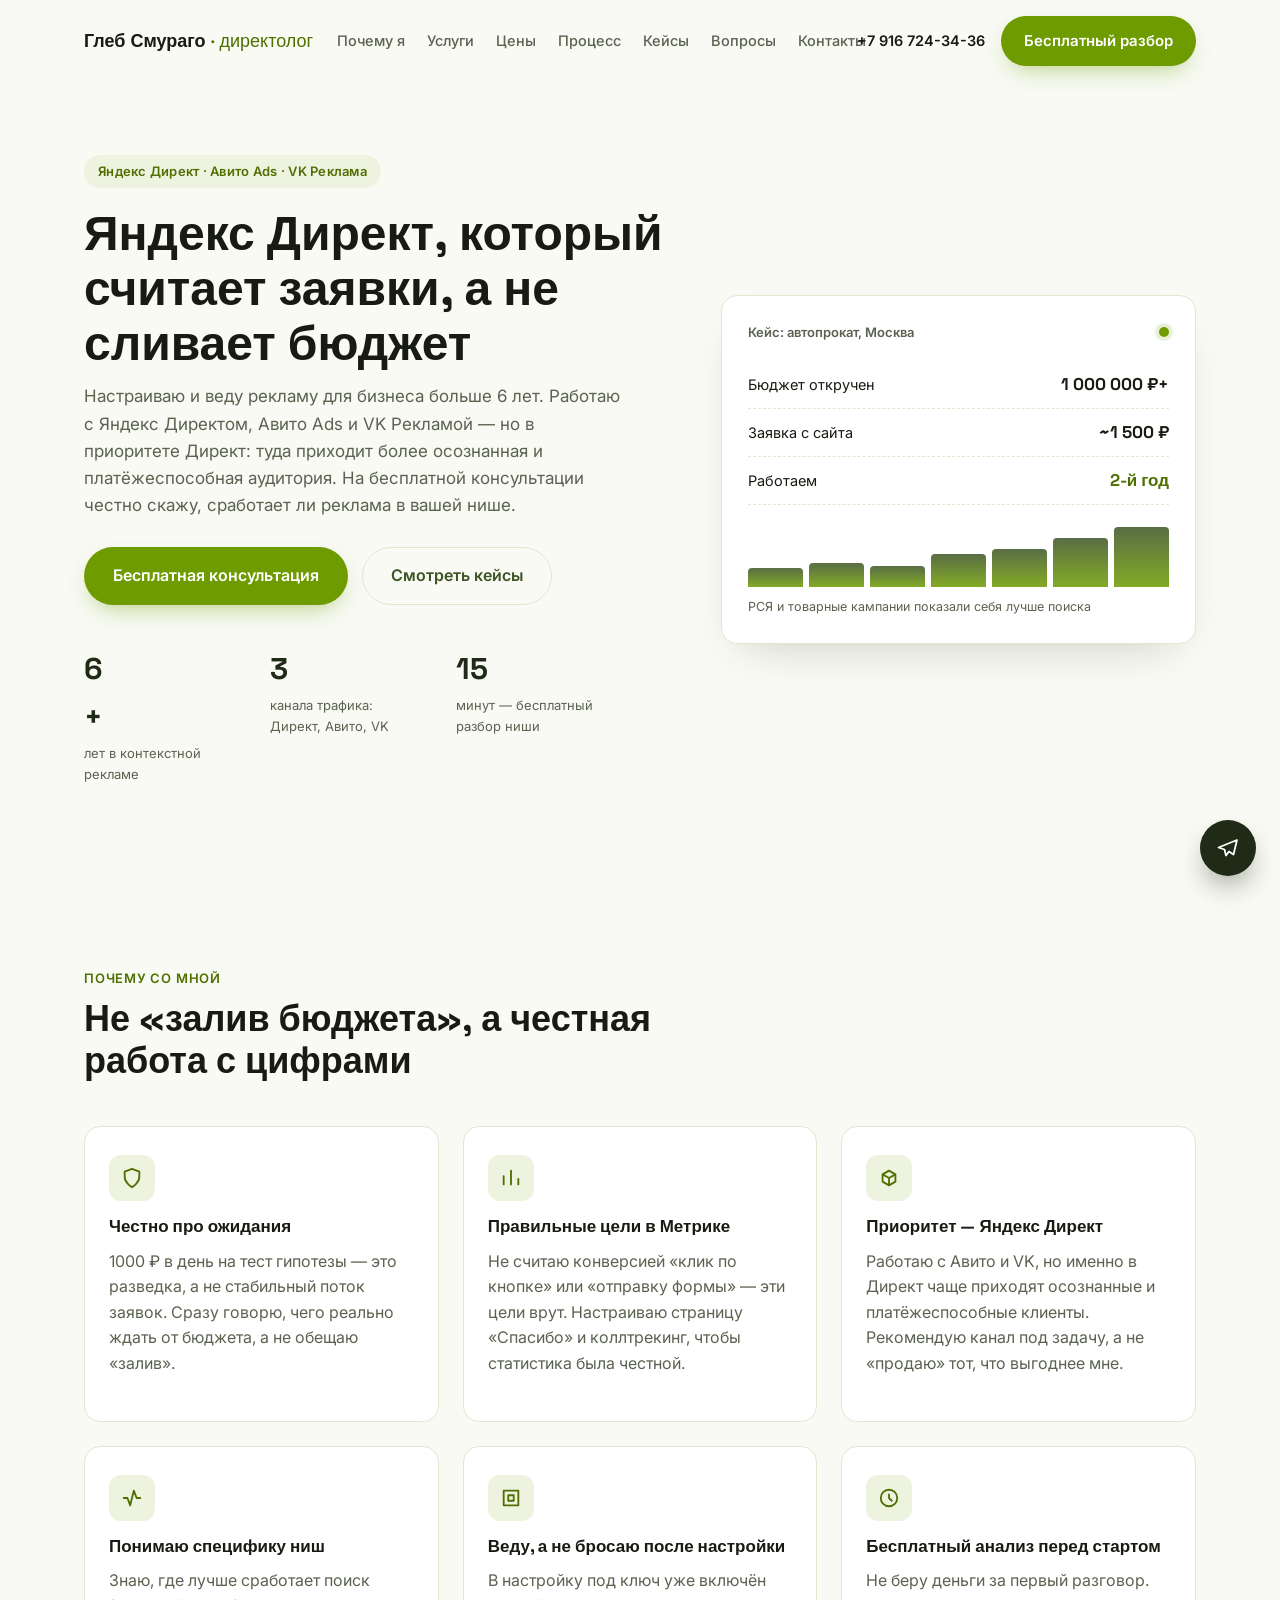
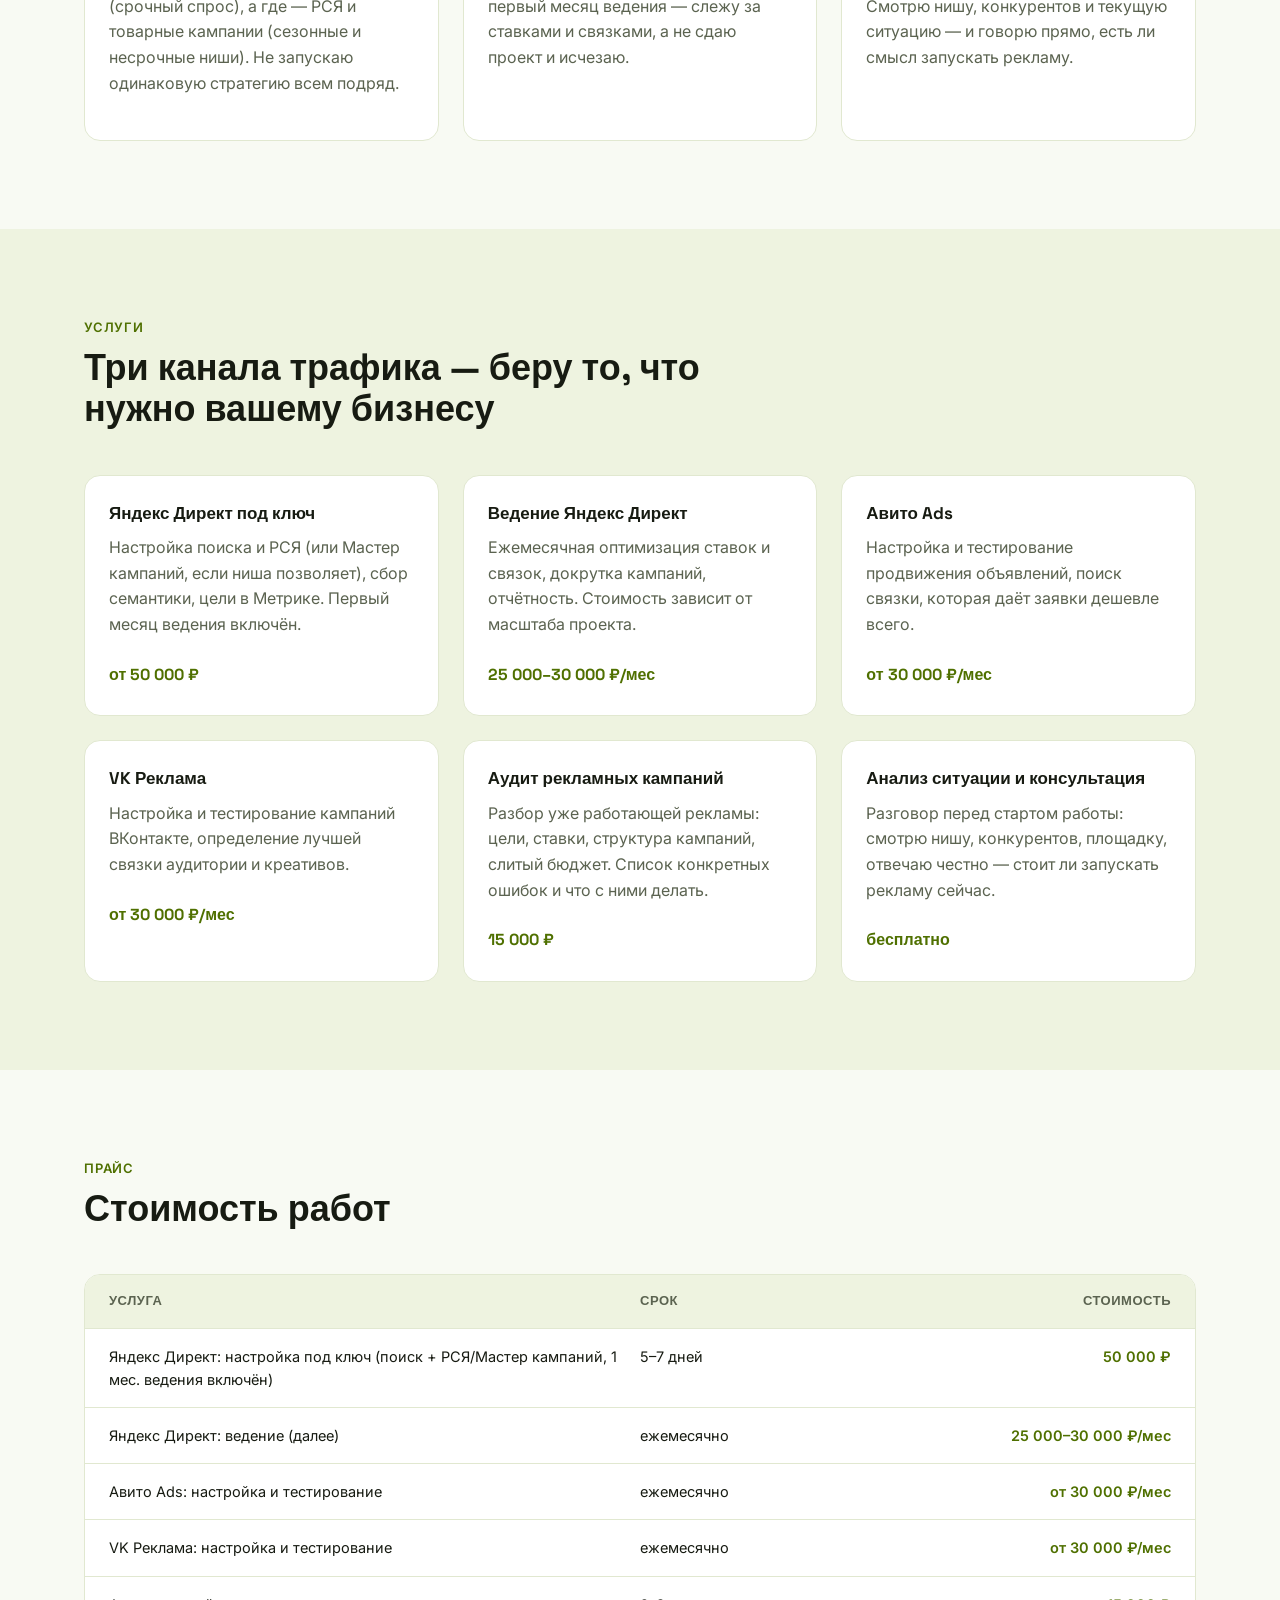
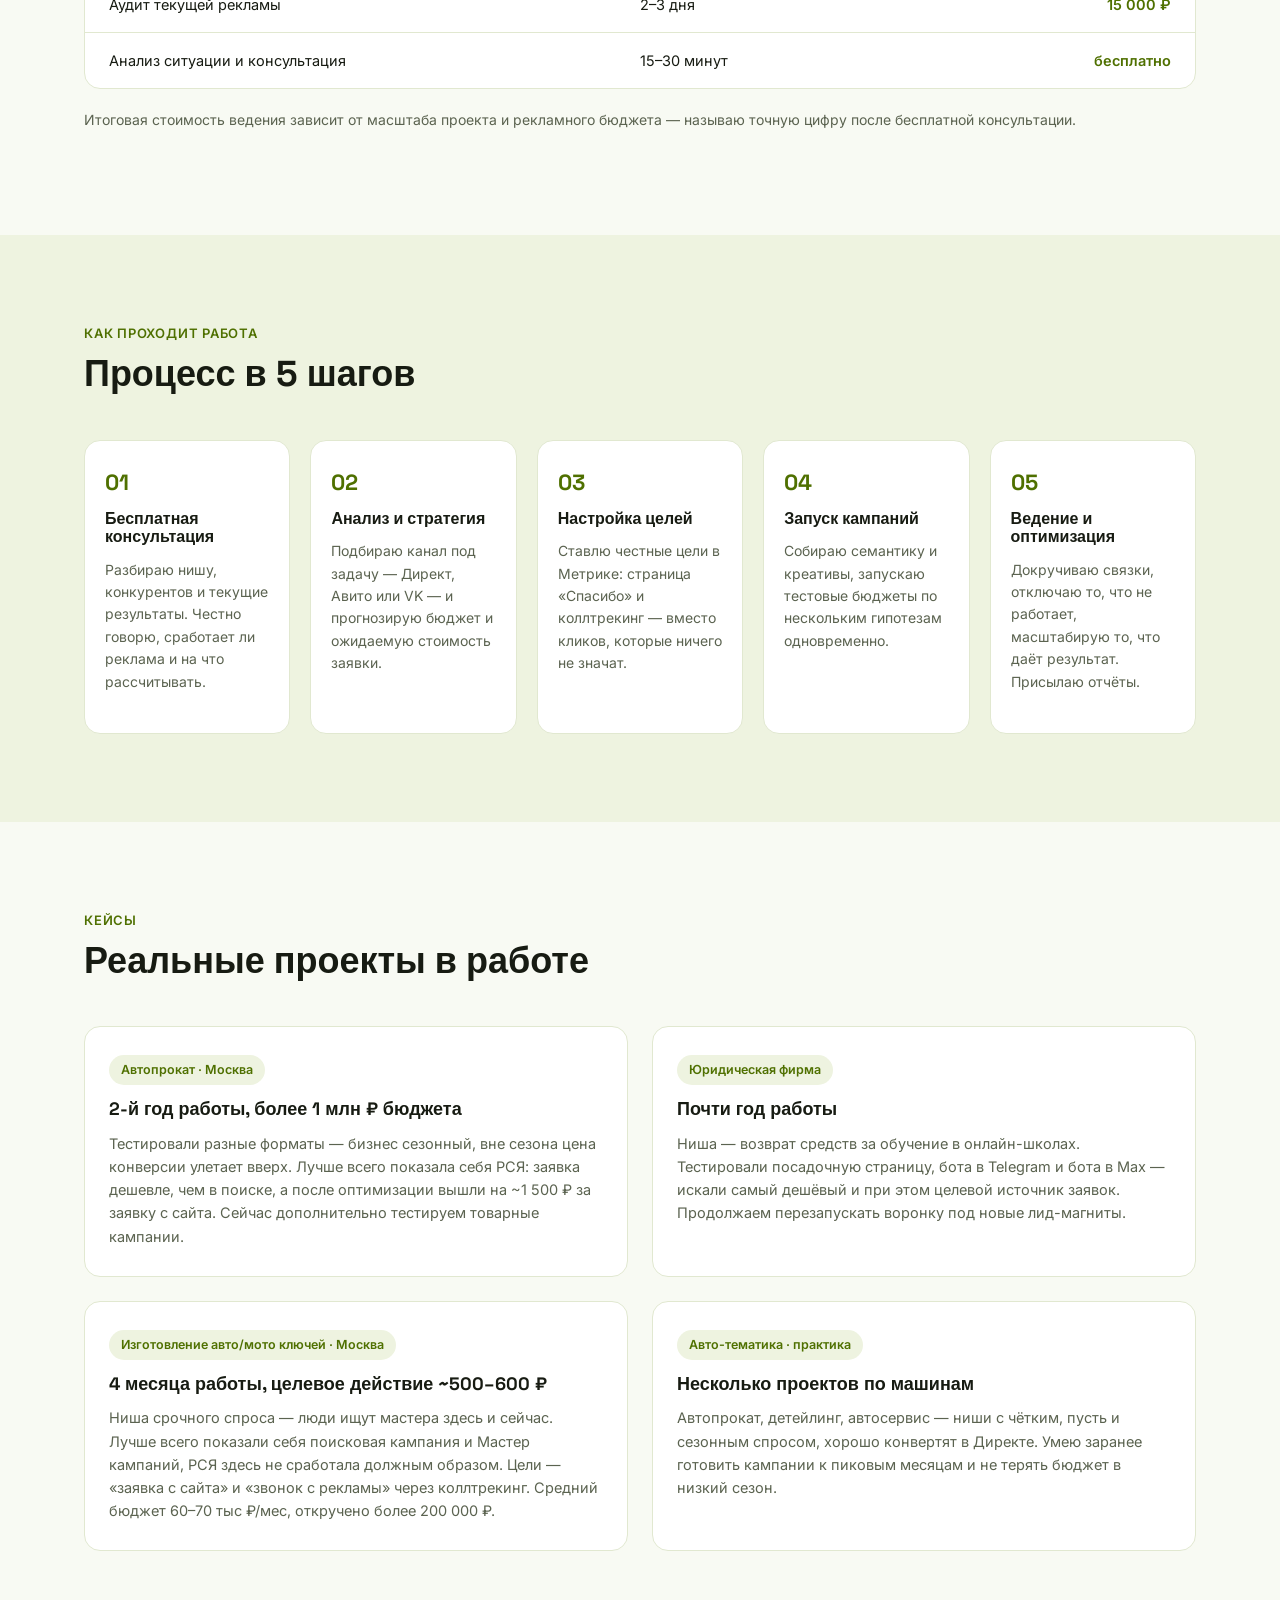
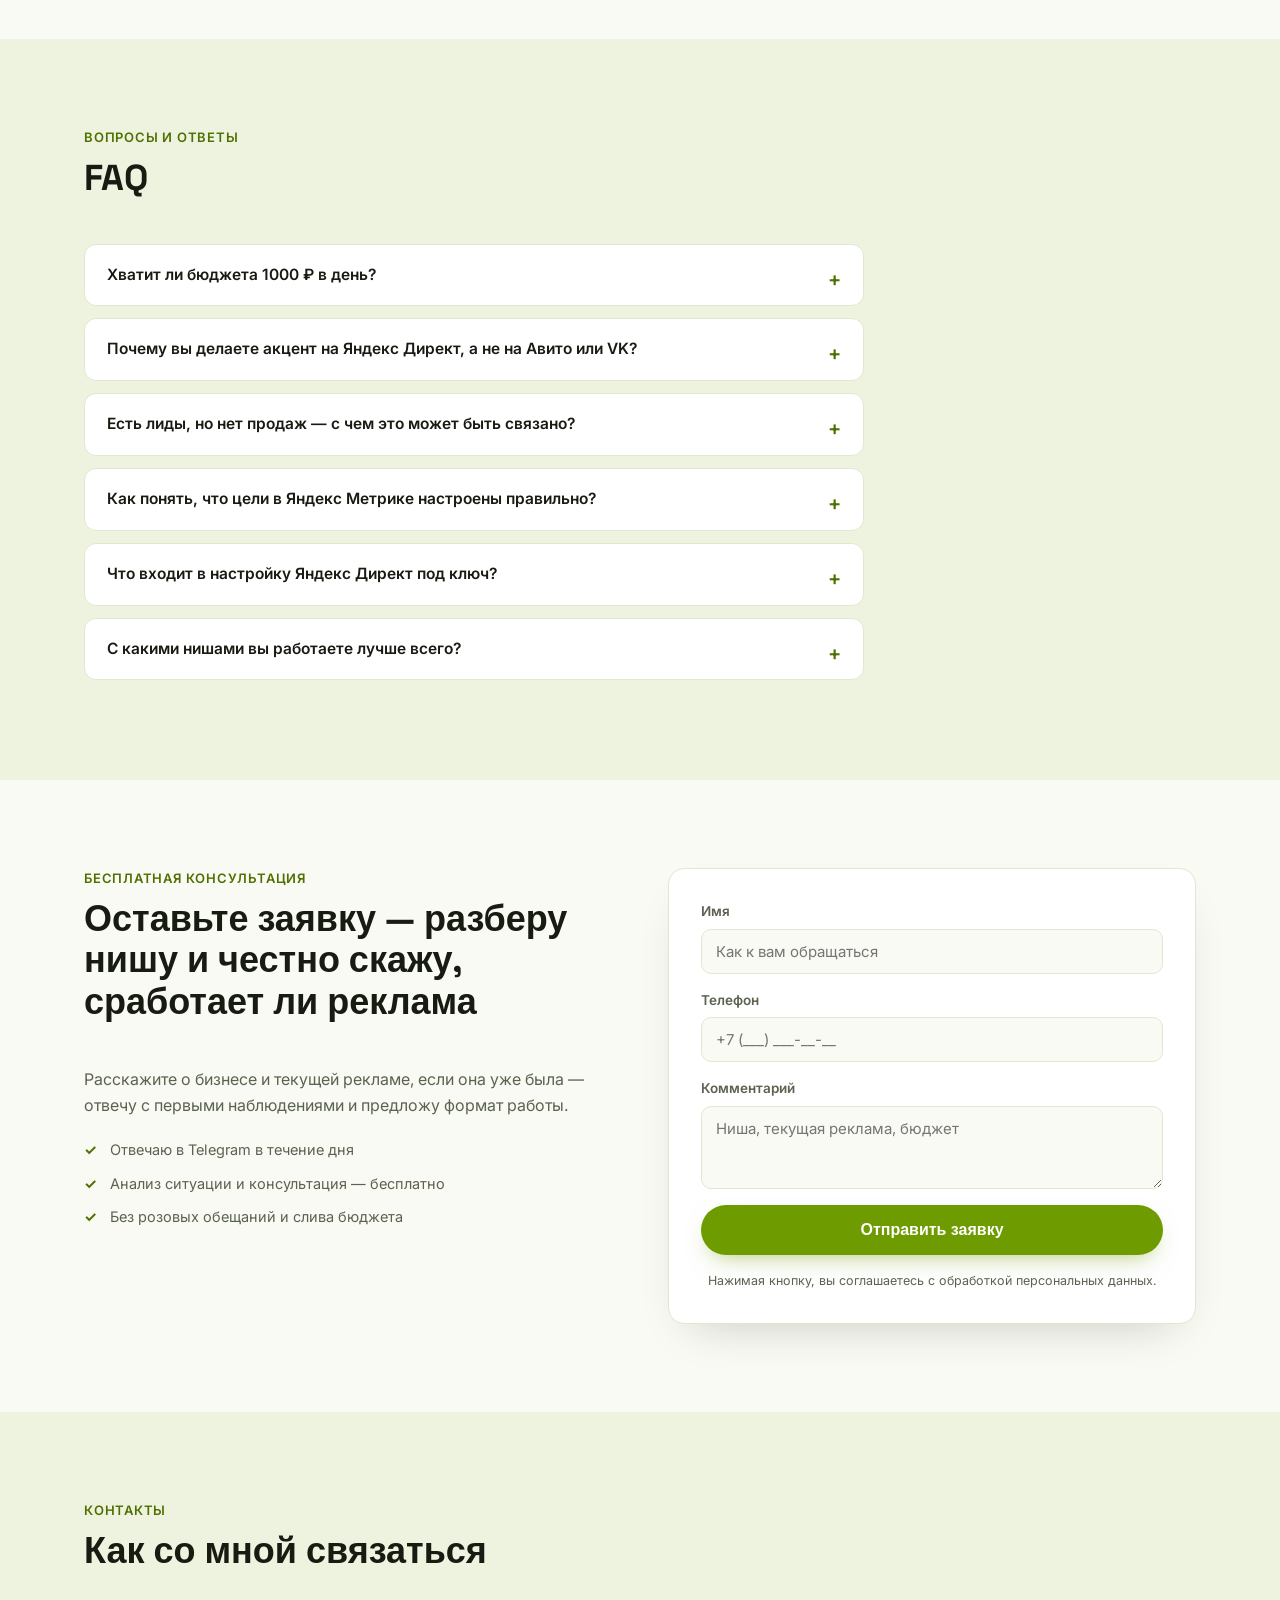
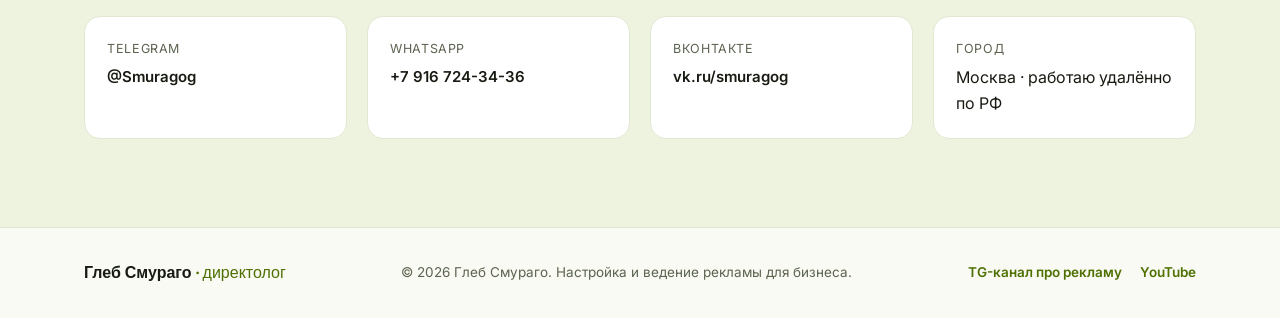
<file: index.html>
<!DOCTYPE html>
<html lang="ru">
<head>
<meta charset="UTF-8">
<meta name="viewport" content="width=device-width, initial-scale=1.0">
<title>Глеб Смураго — директолог | Яндекс Директ, Авито Ads, VK Реклама</title>
<meta name="description" content="Глеб Смураго: настройка и ведение Яндекс Директ, Авито Ads и VK Рекламы. Более 6 лет опыта, честная аналитика вместо слива бюджета, бесплатная консультация перед стартом.">
<link rel="preconnect" href="https://fonts.googleapis.com">
<link rel="preconnect" href="https://fonts.gstatic.com" crossorigin>
<link href="https://fonts.googleapis.com/css2?family=Inter:wght@400;500;600;700;800&family=Space+Grotesk:wght@500;600;700&display=swap" rel="stylesheet">
<link rel="stylesheet" href="styles.css">
</head>
<body>

<header class="header" id="header">
  <div class="container header__inner">
    <a href="#home" class="logo">Глеб Смураго<span class="logo__suffix"> · директолог</span></a>
    <nav class="nav" id="nav">
      <a href="#advantages">Почему я</a>
      <a href="#services">Услуги</a>
      <a href="#prices">Цены</a>
      <a href="#process">Процесс</a>
      <a href="#cases">Кейсы</a>
      <a href="#faq">Вопросы</a>
      <a href="#contacts">Контакты</a>
    </nav>
    <div class="header__actions">
      <a href="tel:+79167243436" class="header__phone">+7 916 724-34-36</a>
      <a href="#form" class="btn btn--primary">Бесплатный разбор</a>
      <button class="burger" id="burger" aria-label="Меню">
        <span></span><span></span><span></span>
      </button>
    </div>
  </div>
</header>

<main>

  <!-- HERO -->
  <section class="hero" id="home">
    <div class="container hero__inner">
      <div class="hero__content">
        <p class="eyebrow">Яндекс Директ · Авито Ads · VK Реклама</p>
        <h1>Яндекс Директ, который считает заявки, а не сливает бюджет</h1>
        <p class="hero__lead">Настраиваю и веду рекламу для бизнеса больше 6 лет. Работаю с Яндекс Директом, Авито Ads и VK Рекламой — но в приоритете Директ: туда приходит более осознанная и платёжеспособная аудитория. На бесплатной консультации честно скажу, сработает ли реклама в вашей нише.</p>
        <div class="hero__cta">
          <a href="#form" class="btn btn--primary btn--lg">Бесплатная консультация</a>
          <a href="#cases" class="btn btn--ghost btn--lg">Смотреть кейсы</a>
        </div>
        <div class="hero__stats">
          <div class="stat">
            <span class="stat__num" data-target="6">0</span><span class="stat__plus">+</span>
            <span class="stat__label">лет в контекстной рекламе</span>
          </div>
          <div class="stat">
            <span class="stat__num" data-target="3">0</span>
            <span class="stat__label">канала трафика: Директ, Авито, VK</span>
          </div>
          <div class="stat">
            <span class="stat__num" data-target="15">0</span>
            <span class="stat__label">минут — бесплатный разбор ниши</span>
          </div>
        </div>
      </div>
      <div class="hero__card">
        <div class="hero__card-top">
          <span class="hero__card-tag">Кейс: автопрокат, Москва</span>
          <span class="hero__card-dot"></span>
        </div>
        <div class="hero__card-row">
          <span>Бюджет откручен</span>
          <strong>1 000 000 ₽+</strong>
        </div>
        <div class="hero__card-row">
          <span>Заявка с сайта</span>
          <strong>~1 500 ₽</strong>
        </div>
        <div class="hero__card-row">
          <span>Работаем</span>
          <strong class="up">2-й год</strong>
        </div>
        <div class="hero__card-chart" aria-hidden="true">
          <span style="height:30%"></span>
          <span style="height:38%"></span>
          <span style="height:34%"></span>
          <span style="height:52%"></span>
          <span style="height:60%"></span>
          <span style="height:78%"></span>
          <span style="height:94%"></span>
        </div>
        <p class="hero__card-note">РСЯ и товарные кампании показали себя лучше поиска</p>
      </div>
    </div>
  </section>

  <!-- ADVANTAGES -->
  <section class="section" id="advantages">
    <div class="container">
      <p class="section__eyebrow">Почему со мной</p>
      <h2 class="section__title">Не «залив бюджета», а честная работа с цифрами</h2>
      <div class="grid grid--3">
        <div class="adv">
          <div class="adv__icon">
            <svg viewBox="0 0 24 24" fill="none"><path d="M12 22s-8-4.5-8-11V5l8-3 8 3v6c0 6.5-8 11-8 11z" stroke="currentColor" stroke-width="2" stroke-linejoin="round"/></svg>
          </div>
          <h3>Честно про ожидания</h3>
          <p>1000 ₽ в день на тест гипотезы — это разведка, а не стабильный поток заявок. Сразу говорю, чего реально ждать от бюджета, а не обещаю «залив».</p>
        </div>
        <div class="adv">
          <div class="adv__icon">
            <svg viewBox="0 0 24 24" fill="none"><path d="M4 19V10M12 19V4M20 19V13" stroke="currentColor" stroke-width="2" stroke-linecap="round"/></svg>
          </div>
          <h3>Правильные цели в Метрике</h3>
          <p>Не считаю конверсией «клик по кнопке» или «отправку формы» — эти цели врут. Настраиваю страницу «Спасибо» и коллтрекинг, чтобы статистика была честной.</p>
        </div>
        <div class="adv">
          <div class="adv__icon">
            <svg viewBox="0 0 24 24" fill="none"><path d="M12 20l-7-4V8l7-4 7 4v8l-7 4z" stroke="currentColor" stroke-width="2" stroke-linejoin="round"/><path d="M12 20v-8M19 8l-7 4-7-4" stroke="currentColor" stroke-width="2" stroke-linejoin="round"/></svg>
          </div>
          <h3>Приоритет — Яндекс Директ</h3>
          <p>Работаю с Авито и VK, но именно в Директ чаще приходят осознанные и платёжеспособные клиенты. Рекомендую канал под задачу, а не «продаю» тот, что выгоднее мне.</p>
        </div>
        <div class="adv">
          <div class="adv__icon">
            <svg viewBox="0 0 24 24" fill="none"><path d="M3 12h4l3 8 4-16 3 8h4" stroke="currentColor" stroke-width="2" stroke-linecap="round" stroke-linejoin="round"/></svg>
          </div>
          <h3>Понимаю специфику ниш</h3>
          <p>Знаю, где лучше сработает поиск (срочный спрос), а где — РСЯ и товарные кампании (сезонные и несрочные ниши). Не запускаю одинаковую стратегию всем подряд.</p>
        </div>
        <div class="adv">
          <div class="adv__icon">
            <svg viewBox="0 0 24 24" fill="none"><path d="M4 4h16v16H4z" stroke="currentColor" stroke-width="2" stroke-linejoin="round"/><path d="M9 9h6v6H9z" stroke="currentColor" stroke-width="2" stroke-linejoin="round"/></svg>
          </div>
          <h3>Веду, а не бросаю после настройки</h3>
          <p>В настройку под ключ уже включён первый месяц ведения — слежу за ставками и связками, а не сдаю проект и исчезаю.</p>
        </div>
        <div class="adv">
          <div class="adv__icon">
            <svg viewBox="0 0 24 24" fill="none"><path d="M12 8v4l3 3" stroke="currentColor" stroke-width="2" stroke-linecap="round"/><circle cx="12" cy="12" r="9" stroke="currentColor" stroke-width="2"/></svg>
          </div>
          <h3>Бесплатный анализ перед стартом</h3>
          <p>Не беру деньги за первый разговор. Смотрю нишу, конкурентов и текущую ситуацию — и говорю прямо, есть ли смысл запускать рекламу.</p>
        </div>
      </div>
    </div>
  </section>

  <!-- SERVICES -->
  <section class="section section--alt" id="services">
    <div class="container">
      <p class="section__eyebrow">Услуги</p>
      <h2 class="section__title">Три канала трафика — беру то, что нужно вашему бизнесу</h2>
      <div class="grid grid--3">
        <div class="service">
          <h3>Яндекс Директ под ключ</h3>
          <p>Настройка поиска и РСЯ (или Мастер кампаний, если ниша позволяет), сбор семантики, цели в Метрике. Первый месяц ведения включён.</p>
          <span class="service__price">от 50 000 ₽</span>
        </div>
        <div class="service">
          <h3>Ведение Яндекс Директ</h3>
          <p>Ежемесячная оптимизация ставок и связок, докрутка кампаний, отчётность. Стоимость зависит от масштаба проекта.</p>
          <span class="service__price">25 000–30 000 ₽/мес</span>
        </div>
        <div class="service">
          <h3>Авито Ads</h3>
          <p>Настройка и тестирование продвижения объявлений, поиск связки, которая даёт заявки дешевле всего.</p>
          <span class="service__price">от 30 000 ₽/мес</span>
        </div>
        <div class="service">
          <h3>VK Реклама</h3>
          <p>Настройка и тестирование кампаний ВКонтакте, определение лучшей связки аудитории и креативов.</p>
          <span class="service__price">от 30 000 ₽/мес</span>
        </div>
        <div class="service">
          <h3>Аудит рекламных кампаний</h3>
          <p>Разбор уже работающей рекламы: цели, ставки, структура кампаний, слитый бюджет. Список конкретных ошибок и что с ними делать.</p>
          <span class="service__price">15 000 ₽</span>
        </div>
        <div class="service">
          <h3>Анализ ситуации и консультация</h3>
          <p>Разговор перед стартом работы: смотрю нишу, конкурентов, площадку, отвечаю честно — стоит ли запускать рекламу сейчас.</p>
          <span class="service__price">бесплатно</span>
        </div>
      </div>
    </div>
  </section>

  <!-- PRICES -->
  <section class="section" id="prices">
    <div class="container">
      <p class="section__eyebrow">Прайс</p>
      <h2 class="section__title">Стоимость работ</h2>
      <div class="price-table">
        <div class="price-row price-row--head">
          <span>Услуга</span>
          <span>Срок</span>
          <span>Стоимость</span>
        </div>
        <div class="price-row"><span>Яндекс Директ: настройка под ключ (поиск + РСЯ/Мастер кампаний, 1 мес. ведения включён)</span><span>5–7 дней</span><span>50 000 ₽</span></div>
        <div class="price-row"><span>Яндекс Директ: ведение (далее)</span><span>ежемесячно</span><span>25 000–30 000 ₽/мес</span></div>
        <div class="price-row"><span>Авито Ads: настройка и тестирование</span><span>ежемесячно</span><span>от 30 000 ₽/мес</span></div>
        <div class="price-row"><span>VK Реклама: настройка и тестирование</span><span>ежемесячно</span><span>от 30 000 ₽/мес</span></div>
        <div class="price-row"><span>Аудит текущей рекламы</span><span>2–3 дня</span><span>15 000 ₽</span></div>
        <div class="price-row"><span>Анализ ситуации и консультация</span><span>15–30 минут</span><span>бесплатно</span></div>
      </div>
      <p class="price-note">Итоговая стоимость ведения зависит от масштаба проекта и рекламного бюджета — называю точную цифру после бесплатной консультации.</p>
    </div>
  </section>

  <!-- PROCESS -->
  <section class="section section--alt" id="process">
    <div class="container">
      <p class="section__eyebrow">Как проходит работа</p>
      <h2 class="section__title">Процесс в 5 шагов</h2>
      <div class="steps">
        <div class="step">
          <span class="step__num">01</span>
          <h3>Бесплатная консультация</h3>
          <p>Разбираю нишу, конкурентов и текущие результаты. Честно говорю, сработает ли реклама и на что рассчитывать.</p>
        </div>
        <div class="step">
          <span class="step__num">02</span>
          <h3>Анализ и стратегия</h3>
          <p>Подбираю канал под задачу — Директ, Авито или VK — и прогнозирую бюджет и ожидаемую стоимость заявки.</p>
        </div>
        <div class="step">
          <span class="step__num">03</span>
          <h3>Настройка целей</h3>
          <p>Ставлю честные цели в Метрике: страница «Спасибо» и коллтрекинг — вместо кликов, которые ничего не значат.</p>
        </div>
        <div class="step">
          <span class="step__num">04</span>
          <h3>Запуск кампаний</h3>
          <p>Собираю семантику и креативы, запускаю тестовые бюджеты по нескольким гипотезам одновременно.</p>
        </div>
        <div class="step">
          <span class="step__num">05</span>
          <h3>Ведение и оптимизация</h3>
          <p>Докручиваю связки, отключаю то, что не работает, масштабирую то, что даёт результат. Присылаю отчёты.</p>
        </div>
      </div>
    </div>
  </section>

  <!-- CASES -->
  <section class="section" id="cases">
    <div class="container">
      <p class="section__eyebrow">Кейсы</p>
      <h2 class="section__title">Реальные проекты в работе</h2>
      <div class="grid grid--2">
        <div class="object">
          <span class="object__tag">Автопрокат · Москва</span>
          <h3>2-й год работы, более 1 млн ₽ бюджета</h3>
          <p>Тестировали разные форматы — бизнес сезонный, вне сезона цена конверсии улетает вверх. Лучше всего показала себя РСЯ: заявка дешевле, чем в поиске, а после оптимизации вышли на ~1 500 ₽ за заявку с сайта. Сейчас дополнительно тестируем товарные кампании.</p>
        </div>
        <div class="object">
          <span class="object__tag">Юридическая фирма</span>
          <h3>Почти год работы</h3>
          <p>Ниша — возврат средств за обучение в онлайн-школах. Тестировали посадочную страницу, бота в Telegram и бота в Max — искали самый дешёвый и при этом целевой источник заявок. Продолжаем перезапускать воронку под новые лид-магниты.</p>
        </div>
        <div class="object">
          <span class="object__tag">Изготовление авто/мото ключей · Москва</span>
          <h3>4 месяца работы, целевое действие ~500–600 ₽</h3>
          <p>Ниша срочного спроса — люди ищут мастера здесь и сейчас. Лучше всего показали себя поисковая кампания и Мастер кампаний, РСЯ здесь не сработала должным образом. Цели — «заявка с сайта» и «звонок с рекламы» через коллтрекинг. Средний бюджет 60–70 тыс ₽/мес, откручено более 200 000 ₽.</p>
        </div>
        <div class="object">
          <span class="object__tag">Авто-тематика · практика</span>
          <h3>Несколько проектов по машинам</h3>
          <p>Автопрокат, детейлинг, автосервис — ниши с чётким, пусть и сезонным спросом, хорошо конвертят в Директе. Умею заранее готовить кампании к пиковым месяцам и не терять бюджет в низкий сезон.</p>
        </div>
      </div>
    </div>
  </section>

  <!-- FAQ -->
  <section class="section section--alt" id="faq">
    <div class="container">
      <p class="section__eyebrow">Вопросы и ответы</p>
      <h2 class="section__title">FAQ</h2>
      <div class="faq">
        <details class="faq__item">
          <summary>Хватит ли бюджета 1000 ₽ в день?</summary>
          <p>Такого бюджета достаточно, чтобы протестировать гипотезу: проверить оффер, посмотреть, кликают ли по креативам, понять, вызывает ли сайт доверие. Но ждать от него стабильного потока заявок и захвата рынка — это как ждать урожай с кактуса. Для устойчивого результата бюджет считаем отдельно под вашу нишу.</p>
        </details>
        <details class="faq__item">
          <summary>Почему вы делаете акцент на Яндекс Директ, а не на Авито или VK?</summary>
          <p>В Директе аудитория обычно более осознанная — люди целенаправленно ищут товар или услугу. Авито и VK тоже работают, но чаще как дополнительный канал. Беру их в работу, если это действительно подходит вашей нише.</p>
        </details>
        <details class="faq__item">
          <summary>Есть лиды, но нет продаж — с чем это может быть связано?</summary>
          <p>Чаще всего дело в одном из пяти: нецелевой трафик, несоответствие рекламы и посадочной страницы, сезонность, слабый продукт или слабая воронка продаж. На консультации разбираю, что из этого происходит у вас, и что с этим делать.</p>
        </details>
        <details class="faq__item">
          <summary>Как понять, что цели в Яндекс Метрике настроены правильно?</summary>
          <p>Цели вроде «клик по кнопке» или «отправка формы» часто врут — можно кликнуть и не отправить заявку, а система всё равно засчитает конверсию. Настраиваю честные цели: страница «Спасибо» после реальной отправки заявки и коллтрекинг вместо клика по номеру телефона.</p>
        </details>
        <details class="faq__item">
          <summary>Что входит в настройку Яндекс Директ под ключ?</summary>
          <p>Сбор семантики, структура кампаний на поиск и РСЯ (или Мастер кампаний, если ниша позволяет), настройка целей в Метрике, запуск и первый месяц ведения — уже включены в стоимость.</p>
        </details>
        <details class="faq__item">
          <summary>С какими нишами вы работаете лучше всего?</summary>
          <p>С нишами срочного спроса (эвакуатор, ремонт техники, медицинские услуги вне Москвы) и с товарами и услугами, где есть понятный, пусть и сезонный спрос: автопрокат, мебель, ремонт квартир, строительство домов, детейлинг. С «нишами вкусовщины» — дизайн, тату, фото — работаю осторожно, там часто эффективнее соцсети.</p>
        </details>
      </div>
    </div>
  </section>

  <!-- FORM -->
  <section class="section" id="form">
    <div class="container form-section">
      <div class="form-section__text">
        <p class="section__eyebrow">Бесплатная консультация</p>
        <h2 class="section__title">Оставьте заявку — разберу нишу и честно скажу, сработает ли реклама</h2>
        <p>Расскажите о бизнесе и текущей рекламе, если она уже была — отвечу с первыми наблюдениями и предложу формат работы.</p>
        <ul class="form-section__list">
          <li>Отвечаю в Telegram в течение дня</li>
          <li>Анализ ситуации и консультация — бесплатно</li>
          <li>Без розовых обещаний и слива бюджета</li>
        </ul>
      </div>
      <form class="form" id="leadForm">
        <input type="text" name="_gotcha" style="display:none" tabindex="-1" autocomplete="off">
        <label>
          Имя
          <input type="text" name="name" placeholder="Как к вам обращаться" required>
        </label>
        <label>
          Телефон
          <input type="tel" name="phone" placeholder="+7 (___) ___-__-__" required>
        </label>
        <label>
          Комментарий
          <textarea name="comment" rows="3" placeholder="Ниша, текущая реклама, бюджет"></textarea>
        </label>
        <button type="submit" class="btn btn--primary btn--lg btn--block">Отправить заявку</button>
        <p class="form__note">Нажимая кнопку, вы соглашаетесь с обработкой персональных данных.</p>
      </form>
    </div>
  </section>

  <!-- CONTACTS -->
  <section class="section section--alt" id="contacts">
    <div class="container">
      <p class="section__eyebrow">Контакты</p>
      <h2 class="section__title">Как со мной связаться</h2>
      <div class="contacts">
        <div class="contact-card">
          <span class="contact-card__label">Telegram</span>
          <a href="https://t.me/Smuragog" target="_blank" rel="noopener">@Smuragog</a>
        </div>
        <div class="contact-card">
          <span class="contact-card__label">WhatsApp</span>
          <a href="https://wa.me/79167243436" target="_blank" rel="noopener">+7 916 724-34-36</a>
        </div>
        <div class="contact-card">
          <span class="contact-card__label">ВКонтакте</span>
          <a href="https://vk.ru/smuragog" target="_blank" rel="noopener">vk.ru/smuragog</a>
        </div>
        <div class="contact-card">
          <span class="contact-card__label">Город</span>
          <span>Москва · работаю удалённо по РФ</span>
        </div>
      </div>
    </div>
  </section>

</main>

<footer class="footer">
  <div class="container footer__inner">
    <a href="#home" class="logo logo--footer">Глеб Смураго <span class="logo__suffix">· директолог</span></a>
    <p>© <span id="year"></span> Глеб Смураго. Настройка и ведение рекламы для бизнеса.</p>
    <div class="footer__links">
      <a href="https://t.me/smuragogmarketing" target="_blank" rel="noopener">TG-канал про рекламу</a>
      <a href="https://www.youtube.com/@Smuragog" target="_blank" rel="noopener">YouTube</a>
    </div>
  </div>
</footer>

<a href="https://t.me/Smuragog" class="fab" target="_blank" rel="noopener" aria-label="Написать в Telegram">
  <svg viewBox="0 0 24 24" fill="none"><path d="M21 4L2.5 11.5l6 2 1.5 6 3-4 4.5 3L21 4z" stroke="currentColor" stroke-width="1.8" stroke-linejoin="round"/></svg>
</a>

<script src="script.js"></script>
</body>
</html>
</file>
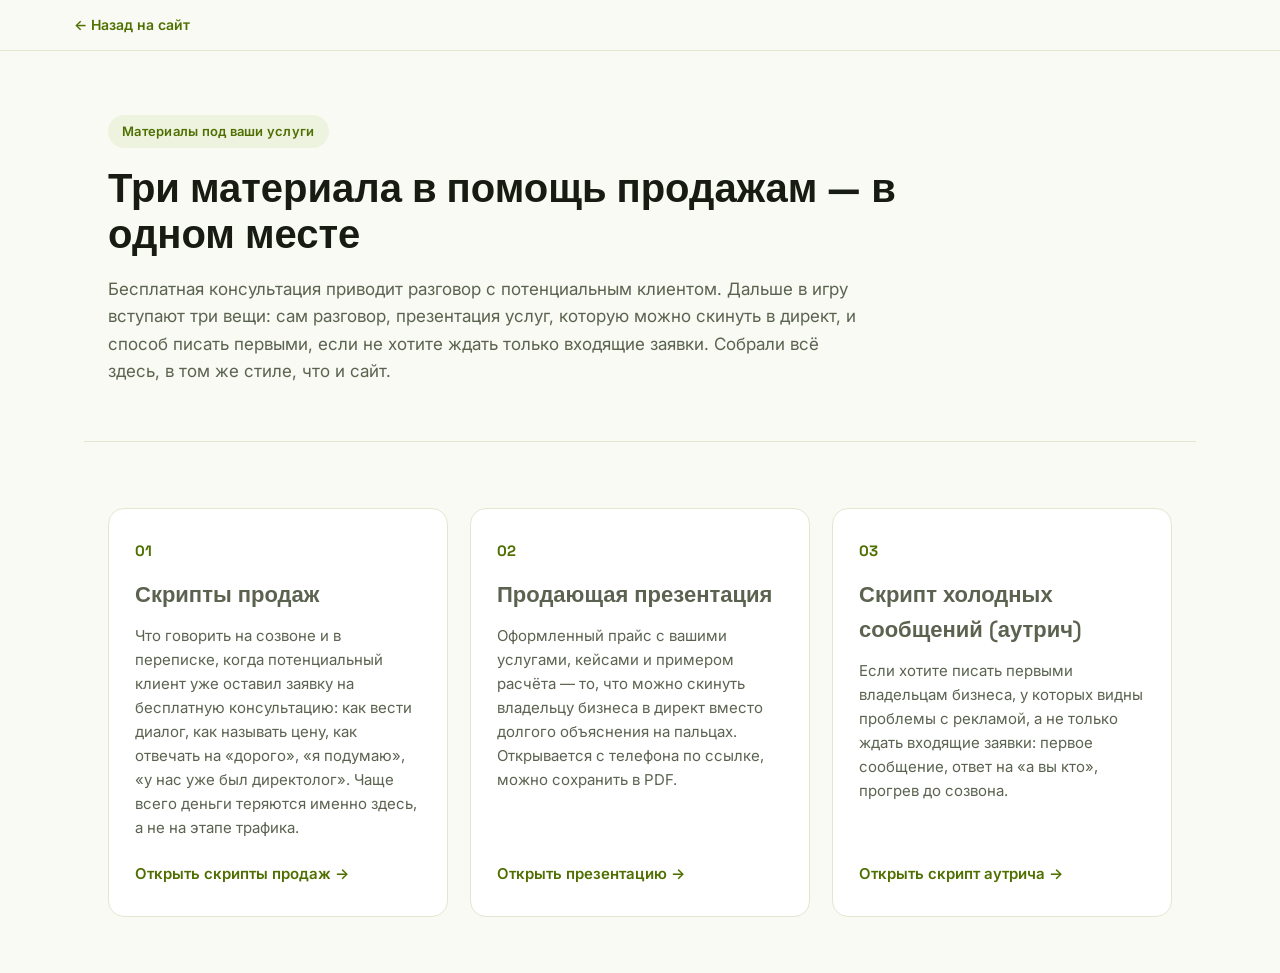
<file: materials.html>
<!DOCTYPE html>
<html lang="ru">
<head>
<meta charset="UTF-8">
<meta name="viewport" content="width=device-width, initial-scale=1.0">
<title>Материалы для продаж — Глеб Смураго</title>
<meta name="description" content="Скрипты продаж, продающая презентация и скрипт холодных сообщений — три материала под ваши услуги, в одном месте.">
<meta name="robots" content="noindex">
<link rel="preconnect" href="https://fonts.googleapis.com">
<link rel="preconnect" href="https://fonts.gstatic.com" crossorigin>
<link href="https://fonts.googleapis.com/css2?family=Inter:wght@400;500;600;700;800&family=Space+Grotesk:wght@500;600;700&display=swap" rel="stylesheet">
<link rel="stylesheet" href="styles.css">
<link rel="stylesheet" href="materials.css">
</head>
<body>

<div class="doc-bar">
  <div class="doc-bar__inner">
    <a href="index.html" class="doc-bar__back">← <span>Назад на сайт</span></a>
  </div>
</div>

<div class="container">

  <section class="doc-hero">
    <p class="eyebrow">Материалы под ваши услуги</p>
    <h1>Три материала в помощь продажам — в одном месте</h1>
    <p class="doc-hero__lead">Бесплатная консультация приводит разговор с потенциальным клиентом. Дальше в игру вступают три вещи: сам разговор, презентация услуг, которую можно скинуть в директ, и способ писать первыми, если не хотите ждать только входящие заявки. Собрали всё здесь, в том же стиле, что и сайт.</p>
  </section>

  <section class="doc-section">
    <div class="hub-grid">

      <div class="hub-card">
        <span class="hub-card__num">01</span>
        <p class="hub-card__title">Скрипты продаж</p>
        <p class="hub-card__lead">Что говорить на созвоне и в переписке, когда потенциальный клиент уже оставил заявку на бесплатную консультацию: как вести диалог, как называть цену, как отвечать на «дорого», «я подумаю», «у нас уже был директолог». Чаще всего деньги теряются именно здесь, а не на этапе трафика.</p>
        <a href="scripts.html" class="hub-card__link">Открыть скрипты продаж →</a>
      </div>

      <div class="hub-card">
        <span class="hub-card__num">02</span>
        <p class="hub-card__title">Продающая презентация</p>
        <p class="hub-card__lead">Оформленный прайс с вашими услугами, кейсами и примером расчёта — то, что можно скинуть владельцу бизнеса в директ вместо долгого объяснения на пальцах. Открывается с телефона по ссылке, можно сохранить в PDF.</p>
        <a href="presentation.html" class="hub-card__link">Открыть презентацию →</a>
      </div>

      <div class="hub-card">
        <span class="hub-card__num">03</span>
        <p class="hub-card__title">Скрипт холодных сообщений (аутрич)</p>
        <p class="hub-card__lead">Если хотите писать первыми владельцам бизнеса, у которых видны проблемы с рекламой, а не только ждать входящие заявки: первое сообщение, ответ на «а вы кто», прогрев до созвона.</p>
        <a href="outreach.html" class="hub-card__link">Открыть скрипт аутрича →</a>
      </div>

    </div>
  </section>

</div>

</body>
</html>
</file>
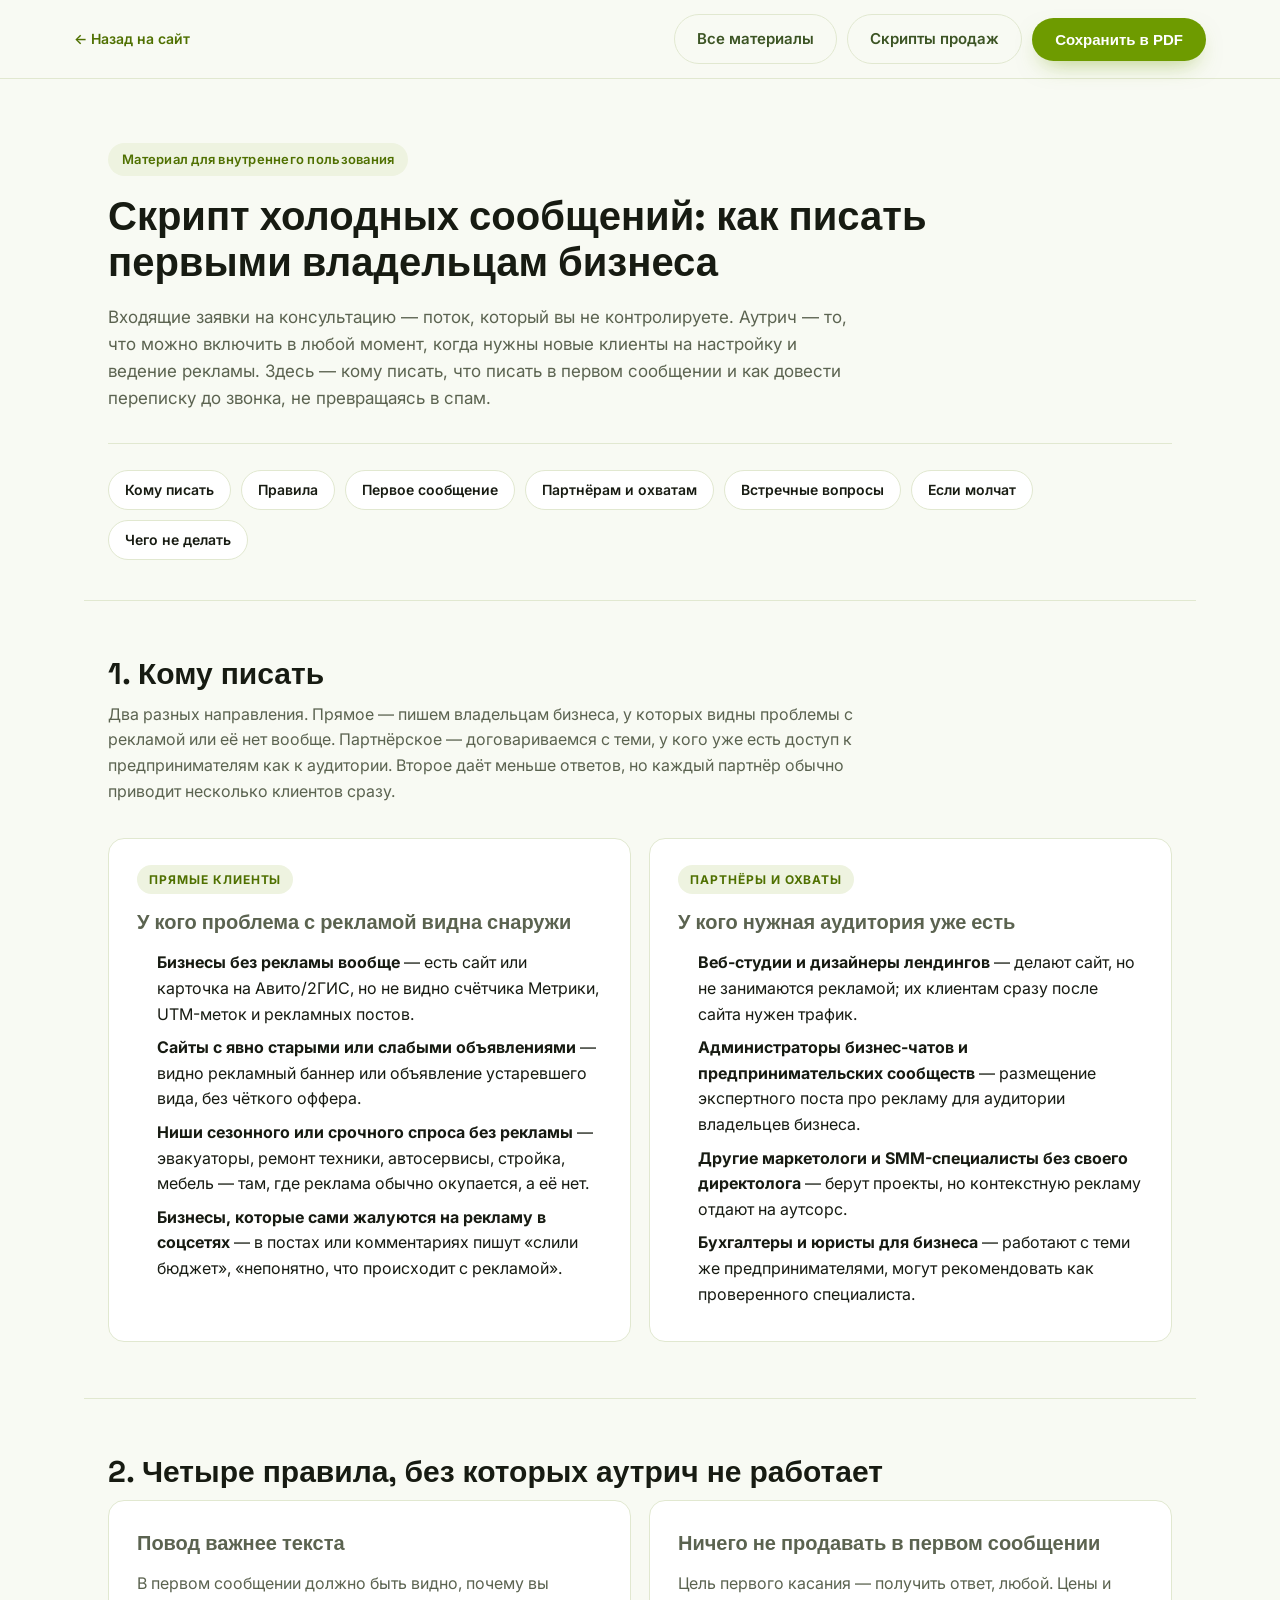
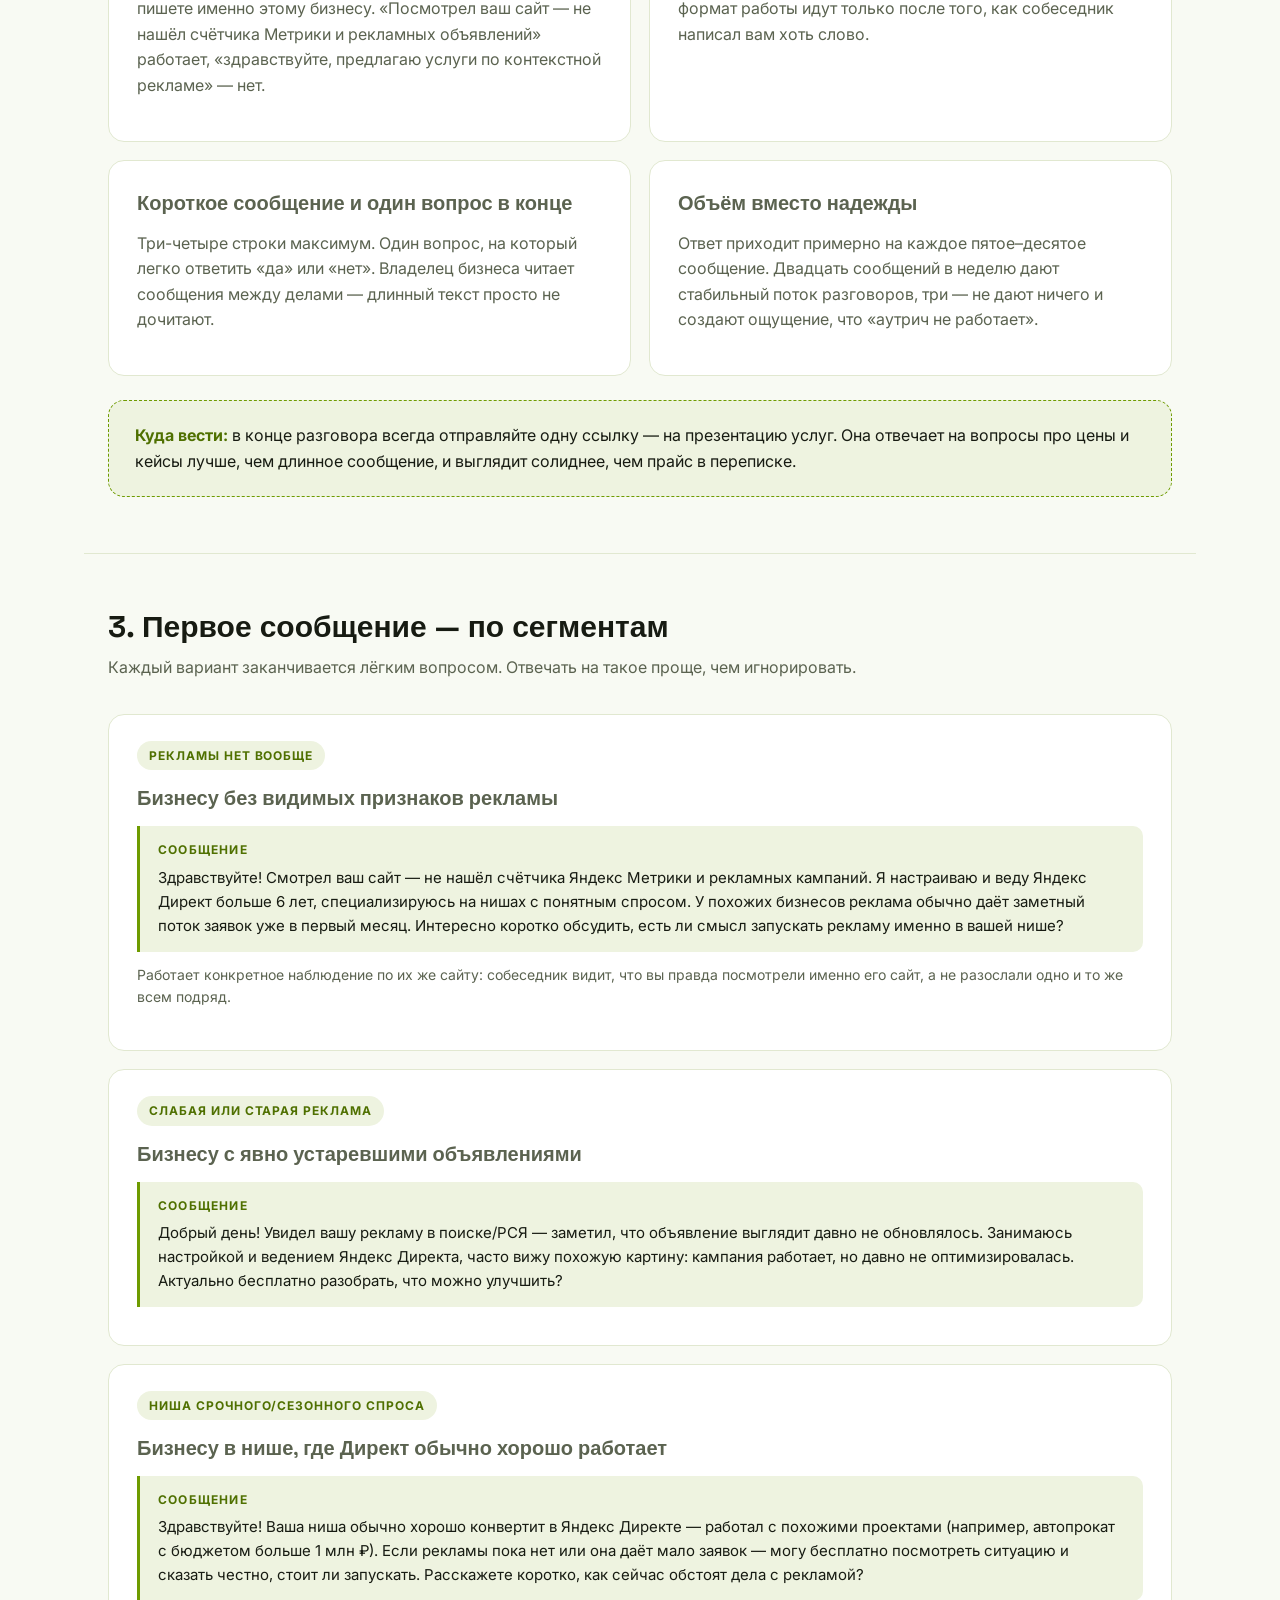
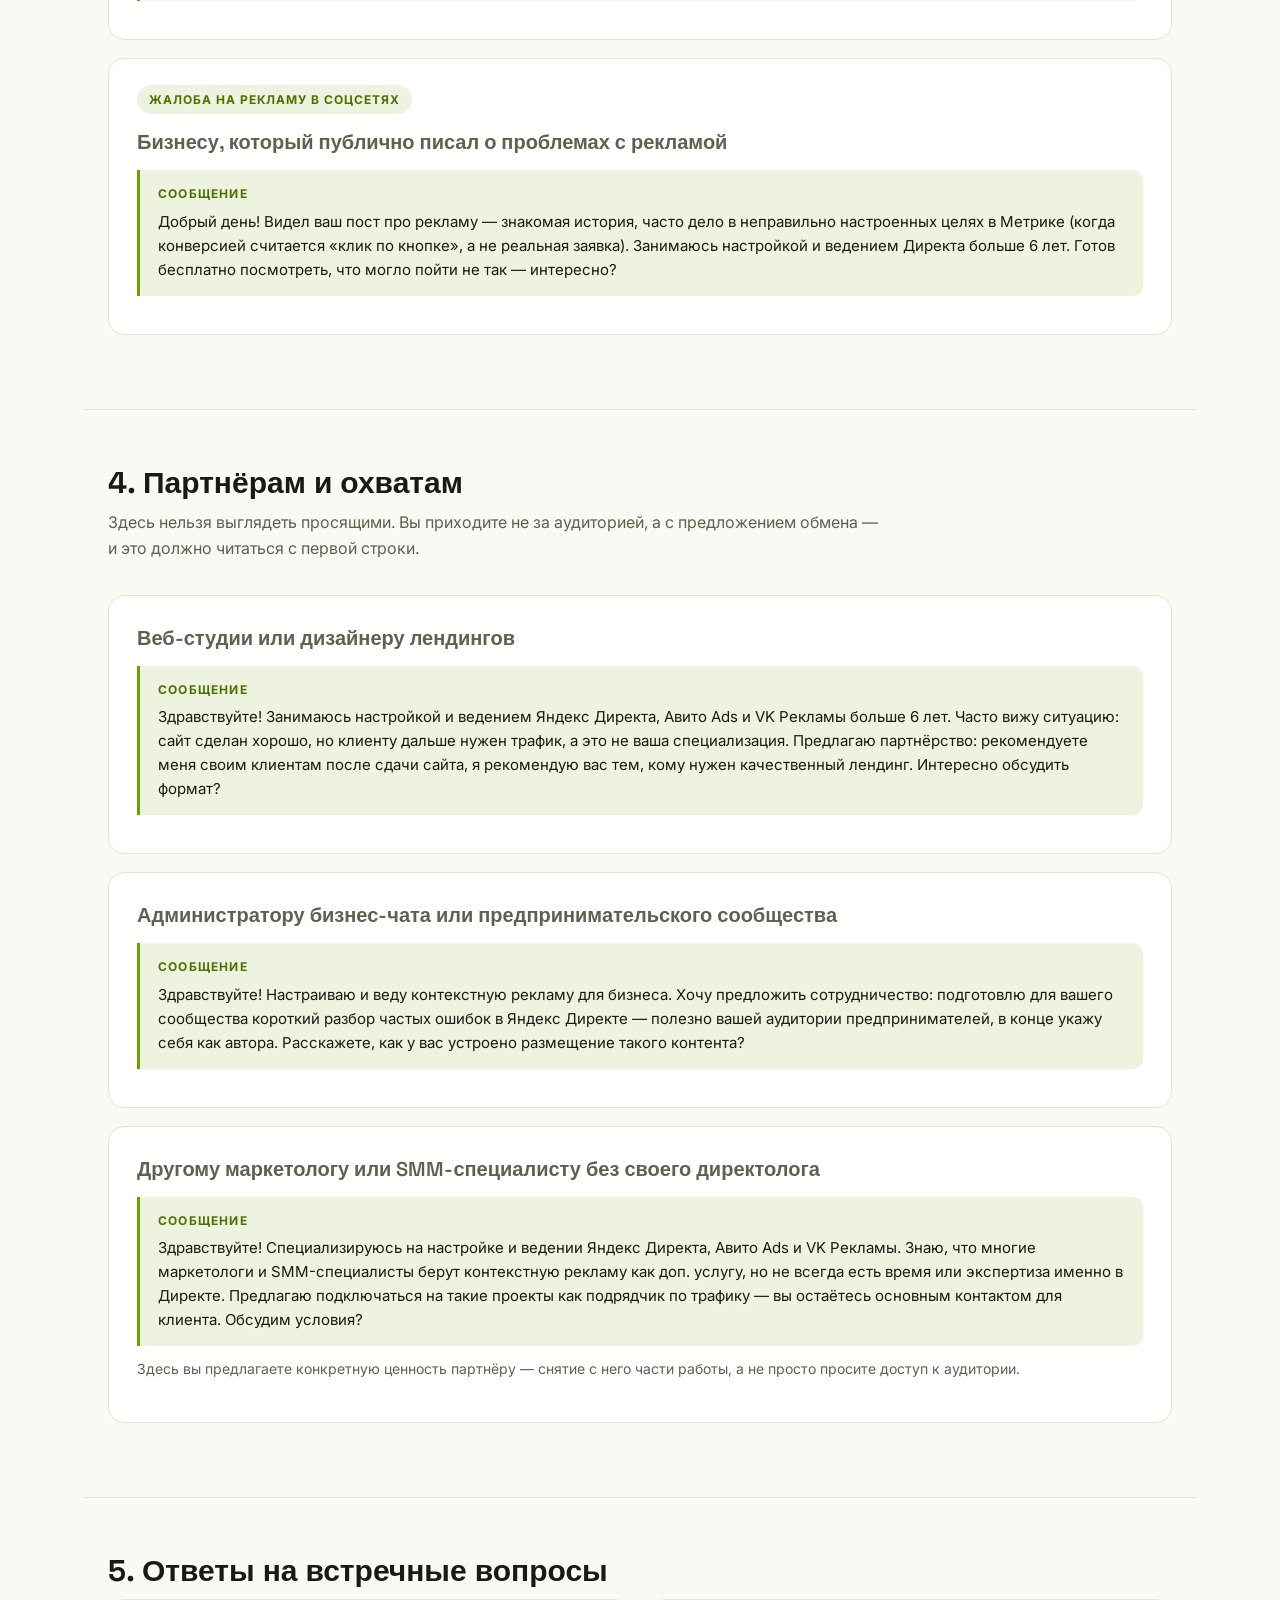
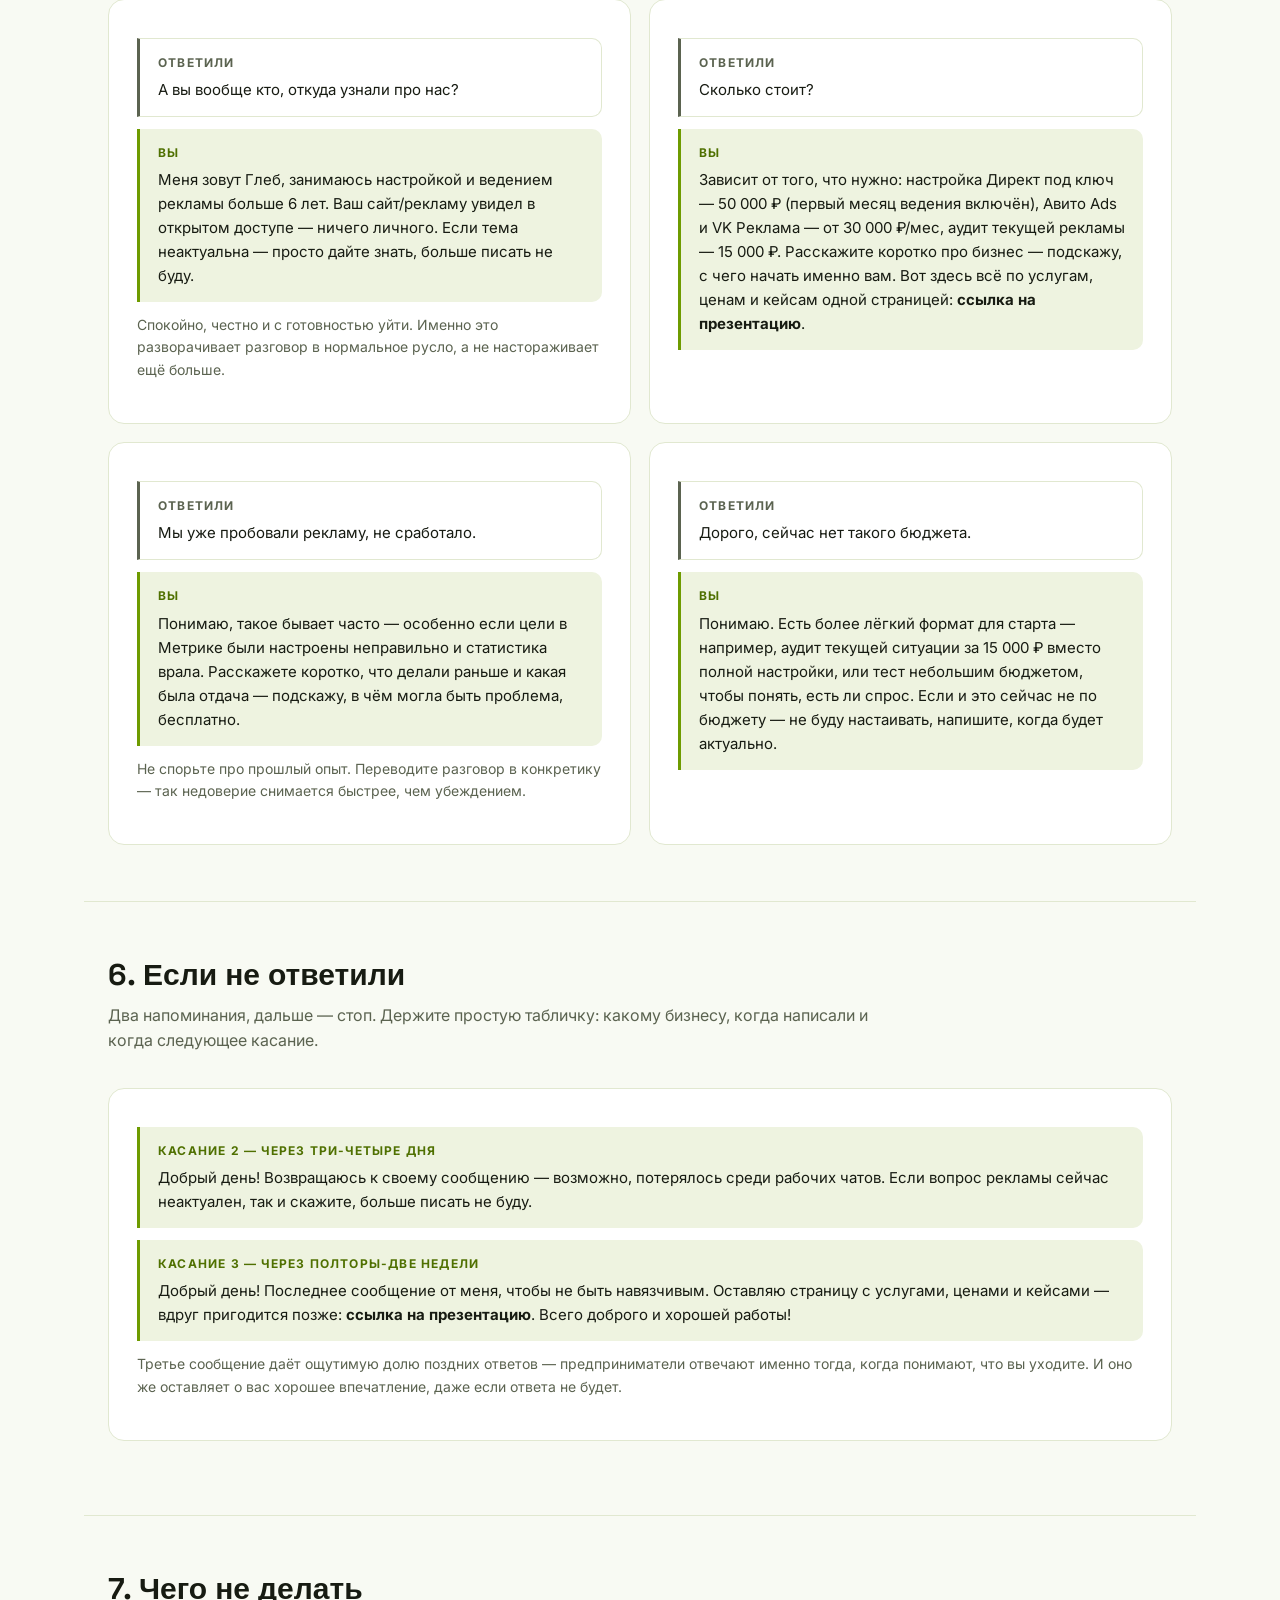
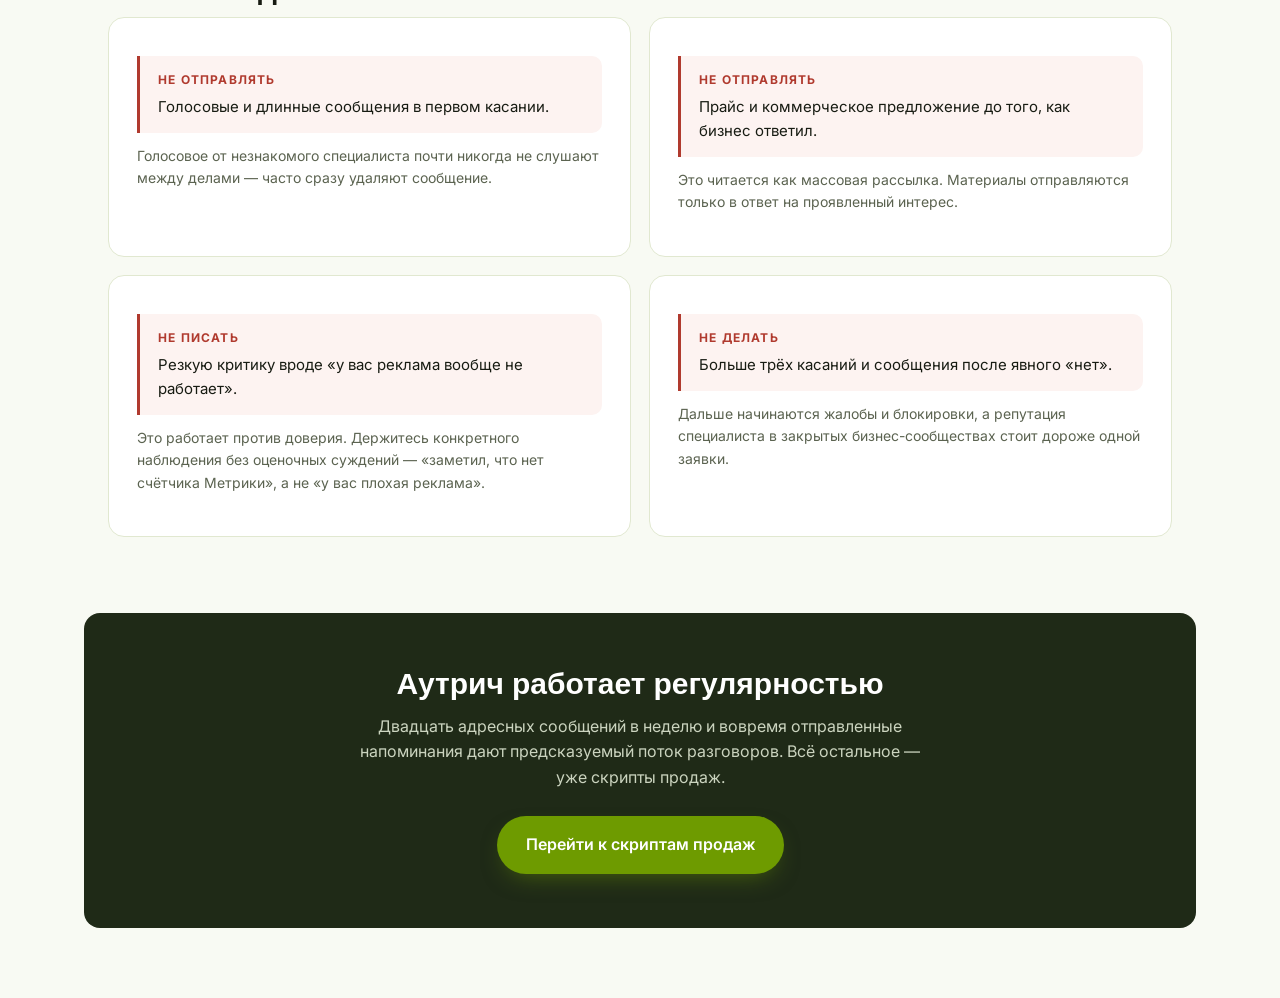
<file: outreach.html>
<!DOCTYPE html>
<html lang="ru">
<head>
<meta charset="UTF-8">
<meta name="viewport" content="width=device-width, initial-scale=1.0">
<title>Скрипт холодных сообщений — Глеб Смураго</title>
<meta name="description" content="Как писать первыми владельцам бизнеса без рекламы или с плохо настроенной рекламой: сегменты, первое сообщение, ответы на встречные вопросы, цепочка касаний.">
<meta name="robots" content="noindex">
<link rel="preconnect" href="https://fonts.googleapis.com">
<link rel="preconnect" href="https://fonts.gstatic.com" crossorigin>
<link href="https://fonts.googleapis.com/css2?family=Inter:wght@400;500;600;700;800&family=Space+Grotesk:wght@500;600;700&display=swap" rel="stylesheet">
<link rel="stylesheet" href="styles.css">
<link rel="stylesheet" href="materials.css">
</head>
<body>

<div class="doc-bar">
  <div class="doc-bar__inner">
    <a href="index.html" class="doc-bar__back">← <span>Назад на сайт</span></a>
    <div class="doc-bar__actions">
      <a href="materials.html" class="btn btn--ghost">Все материалы</a>
      <a href="scripts.html" class="btn btn--ghost">Скрипты продаж</a>
      <button class="btn btn--primary" onclick="window.print()">Сохранить в PDF</button>
    </div>
  </div>
</div>

<div class="container">

  <section class="doc-hero">
    <p class="eyebrow">Материал для внутреннего пользования</p>
    <h1>Скрипт холодных сообщений: как писать первыми владельцам бизнеса</h1>
    <p class="doc-hero__lead">Входящие заявки на консультацию — поток, который вы не контролируете. Аутрич — то, что можно включить в любой момент, когда нужны новые клиенты на настройку и ведение рекламы. Здесь — кому писать, что писать в первом сообщении и как довести переписку до звонка, не превращаясь в спам.</p>
    <nav class="toc">
      <a href="#who">Кому писать</a>
      <a href="#rules">Правила</a>
      <a href="#first">Первое сообщение</a>
      <a href="#partners">Партнёрам и охватам</a>
      <a href="#answers">Встречные вопросы</a>
      <a href="#followup">Если молчат</a>
      <a href="#stop">Чего не делать</a>
    </nav>
  </section>

  <section class="doc-section" id="who">
    <h2>1. Кому писать</h2>
    <p class="doc-section__lead">Два разных направления. Прямое — пишем владельцам бизнеса, у которых видны проблемы с рекламой или её нет вообще. Партнёрское — договариваемся с теми, у кого уже есть доступ к предпринимателям как к аудитории. Второе даёт меньше ответов, но каждый партнёр обычно приводит несколько клиентов сразу.</p>

    <div class="grid-2">
      <div class="card">
        <span class="tag">Прямые клиенты</span>
        <p class="card__title">У кого проблема с рекламой видна снаружи</p>
        <ul class="ul">
          <li><b>Бизнесы без рекламы вообще</b> — есть сайт или карточка на Авито/2ГИС, но не видно счётчика Метрики, UTM-меток и рекламных постов.</li>
          <li><b>Сайты с явно старыми или слабыми объявлениями</b> — видно рекламный баннер или объявление устаревшего вида, без чёткого оффера.</li>
          <li><b>Ниши сезонного или срочного спроса без рекламы</b> — эвакуаторы, ремонт техники, автосервисы, стройка, мебель — там, где реклама обычно окупается, а её нет.</li>
          <li><b>Бизнесы, которые сами жалуются на рекламу в соцсетях</b> — в постах или комментариях пишут «слили бюджет», «непонятно, что происходит с рекламой».</li>
        </ul>
      </div>
      <div class="card">
        <span class="tag">Партнёры и охваты</span>
        <p class="card__title">У кого нужная аудитория уже есть</p>
        <ul class="ul">
          <li><b>Веб-студии и дизайнеры лендингов</b> — делают сайт, но не занимаются рекламой; их клиентам сразу после сайта нужен трафик.</li>
          <li><b>Администраторы бизнес-чатов и предпринимательских сообществ</b> — размещение экспертного поста про рекламу для аудитории владельцев бизнеса.</li>
          <li><b>Другие маркетологи и SMM-специалисты без своего директолога</b> — берут проекты, но контекстную рекламу отдают на аутсорс.</li>
          <li><b>Бухгалтеры и юристы для бизнеса</b> — работают с теми же предпринимателями, могут рекомендовать как проверенного специалиста.</li>
        </ul>
      </div>
    </div>
  </section>

  <section class="doc-section" id="rules">
    <h2>2. Четыре правила, без которых аутрич не работает</h2>
    <div class="grid-2">
      <div class="card">
        <p class="card__title">Повод важнее текста</p>
        <p>В первом сообщении должно быть видно, почему вы пишете именно этому бизнесу. «Посмотрел ваш сайт — не нашёл счётчика Метрики и рекламных объявлений» работает, «здравствуйте, предлагаю услуги по контекстной рекламе» — нет.</p>
      </div>
      <div class="card">
        <p class="card__title">Ничего не продавать в первом сообщении</p>
        <p>Цель первого касания — получить ответ, любой. Цены и формат работы идут только после того, как собеседник написал вам хоть слово.</p>
      </div>
      <div class="card">
        <p class="card__title">Короткое сообщение и один вопрос в конце</p>
        <p>Три-четыре строки максимум. Один вопрос, на который легко ответить «да» или «нет». Владелец бизнеса читает сообщения между делами — длинный текст просто не дочитают.</p>
      </div>
      <div class="card">
        <p class="card__title">Объём вместо надежды</p>
        <p>Ответ приходит примерно на каждое пятое–десятое сообщение. Двадцать сообщений в неделю дают стабильный поток разговоров, три — не дают ничего и создают ощущение, что «аутрич не работает».</p>
      </div>
    </div>
    <div class="tip">
      <strong>Куда вести:</strong> в конце разговора всегда отправляйте одну ссылку — на презентацию услуг. Она отвечает на вопросы про цены и кейсы лучше, чем длинное сообщение, и выглядит солиднее, чем прайс в переписке.
    </div>
  </section>

  <section class="doc-section" id="first">
    <h2>3. Первое сообщение — по сегментам</h2>
    <p class="doc-section__lead">Каждый вариант заканчивается лёгким вопросом. Отвечать на такое проще, чем игнорировать.</p>

    <div class="card">
      <span class="tag">Рекламы нет вообще</span>
      <p class="card__title">Бизнесу без видимых признаков рекламы</p>
      <div class="say">
        <span class="say__who">Сообщение</span>
        Здравствуйте! Смотрел ваш сайт — не нашёл счётчика Яндекс Метрики и рекламных кампаний. Я настраиваю и веду Яндекс Директ больше 6 лет, специализируюсь на нишах с понятным спросом. У похожих бизнесов реклама обычно даёт заметный поток заявок уже в первый месяц. Интересно коротко обсудить, есть ли смысл запускать рекламу именно в вашей нише?
      </div>
      <p class="card__note">Работает конкретное наблюдение по их же сайту: собеседник видит, что вы правда посмотрели именно его сайт, а не разослали одно и то же всем подряд.</p>
    </div>

    <div class="card">
      <span class="tag">Слабая или старая реклама</span>
      <p class="card__title">Бизнесу с явно устаревшими объявлениями</p>
      <div class="say">
        <span class="say__who">Сообщение</span>
        Добрый день! Увидел вашу рекламу в поиске/РСЯ — заметил, что объявление выглядит давно не обновлялось. Занимаюсь настройкой и ведением Яндекс Директа, часто вижу похожую картину: кампания работает, но давно не оптимизировалась. Актуально бесплатно разобрать, что можно улучшить?
      </div>
    </div>

    <div class="card">
      <span class="tag">Ниша срочного/сезонного спроса</span>
      <p class="card__title">Бизнесу в нише, где Директ обычно хорошо работает</p>
      <div class="say">
        <span class="say__who">Сообщение</span>
        Здравствуйте! Ваша ниша обычно хорошо конвертит в Яндекс Директе — работал с похожими проектами (например, автопрокат с бюджетом больше 1 млн ₽). Если рекламы пока нет или она даёт мало заявок — могу бесплатно посмотреть ситуацию и сказать честно, стоит ли запускать. Расскажете коротко, как сейчас обстоят дела с рекламой?
      </div>
    </div>

    <div class="card">
      <span class="tag">Жалоба на рекламу в соцсетях</span>
      <p class="card__title">Бизнесу, который публично писал о проблемах с рекламой</p>
      <div class="say">
        <span class="say__who">Сообщение</span>
        Добрый день! Видел ваш пост про рекламу — знакомая история, часто дело в неправильно настроенных целях в Метрике (когда конверсией считается «клик по кнопке», а не реальная заявка). Занимаюсь настройкой и ведением Директа больше 6 лет. Готов бесплатно посмотреть, что могло пойти не так — интересно?
      </div>
    </div>
  </section>

  <section class="doc-section" id="partners">
    <h2>4. Партнёрам и охватам</h2>
    <p class="doc-section__lead">Здесь нельзя выглядеть просящими. Вы приходите не за аудиторией, а с предложением обмена — и это должно читаться с первой строки.</p>

    <div class="card">
      <p class="card__title">Веб-студии или дизайнеру лендингов</p>
      <div class="say">
        <span class="say__who">Сообщение</span>
        Здравствуйте! Занимаюсь настройкой и ведением Яндекс Директа, Авито Ads и VK Рекламы больше 6 лет. Часто вижу ситуацию: сайт сделан хорошо, но клиенту дальше нужен трафик, а это не ваша специализация. Предлагаю партнёрство: рекомендуете меня своим клиентам после сдачи сайта, я рекомендую вас тем, кому нужен качественный лендинг. Интересно обсудить формат?
      </div>
    </div>

    <div class="card">
      <p class="card__title">Администратору бизнес-чата или предпринимательского сообщества</p>
      <div class="say">
        <span class="say__who">Сообщение</span>
        Здравствуйте! Настраиваю и веду контекстную рекламу для бизнеса. Хочу предложить сотрудничество: подготовлю для вашего сообщества короткий разбор частых ошибок в Яндекс Директе — полезно вашей аудитории предпринимателей, в конце укажу себя как автора. Расскажете, как у вас устроено размещение такого контента?
      </div>
    </div>

    <div class="card">
      <p class="card__title">Другому маркетологу или SMM-специалисту без своего директолога</p>
      <div class="say">
        <span class="say__who">Сообщение</span>
        Здравствуйте! Специализируюсь на настройке и ведении Яндекс Директа, Авито Ads и VK Рекламы. Знаю, что многие маркетологи и SMM-специалисты берут контекстную рекламу как доп. услугу, но не всегда есть время или экспертиза именно в Директе. Предлагаю подключаться на такие проекты как подрядчик по трафику — вы остаётесь основным контактом для клиента. Обсудим условия?
      </div>
      <p class="card__note">Здесь вы предлагаете конкретную ценность партнёру — снятие с него части работы, а не просто просите доступ к аудитории.</p>
    </div>
  </section>

  <section class="doc-section" id="answers">
    <h2>5. Ответы на встречные вопросы</h2>

    <div class="grid-2">
      <div class="card">
        <div class="say say--client"><span class="say__who">Ответили</span>А вы вообще кто, откуда узнали про нас?</div>
        <div class="say">
          <span class="say__who">Вы</span>
          Меня зовут Глеб, занимаюсь настройкой и ведением рекламы больше 6 лет. Ваш сайт/рекламу увидел в открытом доступе — ничего личного. Если тема неактуальна — просто дайте знать, больше писать не буду.
        </div>
        <p class="card__note">Спокойно, честно и с готовностью уйти. Именно это разворачивает разговор в нормальное русло, а не настораживает ещё больше.</p>
      </div>
      <div class="card">
        <div class="say say--client"><span class="say__who">Ответили</span>Сколько стоит?</div>
        <div class="say">
          <span class="say__who">Вы</span>
          Зависит от того, что нужно: настройка Директ под ключ — 50 000 ₽ (первый месяц ведения включён), Авито Ads и VK Реклама — от 30 000 ₽/мес, аудит текущей рекламы — 15 000 ₽. Расскажите коротко про бизнес — подскажу, с чего начать именно вам. Вот здесь всё по услугам, ценам и кейсам одной страницей: <b>ссылка на презентацию</b>.
        </div>
      </div>
      <div class="card">
        <div class="say say--client"><span class="say__who">Ответили</span>Мы уже пробовали рекламу, не сработало.</div>
        <div class="say">
          <span class="say__who">Вы</span>
          Понимаю, такое бывает часто — особенно если цели в Метрике были настроены неправильно и статистика врала. Расскажете коротко, что делали раньше и какая была отдача — подскажу, в чём могла быть проблема, бесплатно.
        </div>
        <p class="card__note">Не спорьте про прошлый опыт. Переводите разговор в конкретику — так недоверие снимается быстрее, чем убеждением.</p>
      </div>
      <div class="card">
        <div class="say say--client"><span class="say__who">Ответили</span>Дорого, сейчас нет такого бюджета.</div>
        <div class="say">
          <span class="say__who">Вы</span>
          Понимаю. Есть более лёгкий формат для старта — например, аудит текущей ситуации за 15 000 ₽ вместо полной настройки, или тест небольшим бюджетом, чтобы понять, есть ли спрос. Если и это сейчас не по бюджету — не буду настаивать, напишите, когда будет актуально.
        </div>
      </div>
    </div>
  </section>

  <section class="doc-section" id="followup">
    <h2>6. Если не ответили</h2>
    <p class="doc-section__lead">Два напоминания, дальше — стоп. Держите простую табличку: какому бизнесу, когда написали и когда следующее касание.</p>

    <div class="card">
      <div class="say">
        <span class="say__who">Касание 2 — через три-четыре дня</span>
        Добрый день! Возвращаюсь к своему сообщению — возможно, потерялось среди рабочих чатов. Если вопрос рекламы сейчас неактуален, так и скажите, больше писать не буду.
      </div>
      <div class="say">
        <span class="say__who">Касание 3 — через полторы-две недели</span>
        Добрый день! Последнее сообщение от меня, чтобы не быть навязчивым. Оставляю страницу с услугами, ценами и кейсами — вдруг пригодится позже: <b>ссылка на презентацию</b>. Всего доброго и хорошей работы!
      </div>
      <p class="card__note">Третье сообщение даёт ощутимую долю поздних ответов — предприниматели отвечают именно тогда, когда понимают, что вы уходите. И оно же оставляет о вас хорошее впечатление, даже если ответа не будет.</p>
    </div>
  </section>

  <section class="doc-section" id="stop">
    <h2>7. Чего не делать</h2>
    <div class="grid-2">
      <div class="card">
        <div class="say say--stop"><span class="say__who">Не отправлять</span>Голосовые и длинные сообщения в первом касании.</div>
        <p class="card__note">Голосовое от незнакомого специалиста почти никогда не слушают между делами — часто сразу удаляют сообщение.</p>
      </div>
      <div class="card">
        <div class="say say--stop"><span class="say__who">Не отправлять</span>Прайс и коммерческое предложение до того, как бизнес ответил.</div>
        <p class="card__note">Это читается как массовая рассылка. Материалы отправляются только в ответ на проявленный интерес.</p>
      </div>
      <div class="card">
        <div class="say say--stop"><span class="say__who">Не писать</span>Резкую критику вроде «у вас реклама вообще не работает».</div>
        <p class="card__note">Это работает против доверия. Держитесь конкретного наблюдения без оценочных суждений — «заметил, что нет счётчика Метрики», а не «у вас плохая реклама».</p>
      </div>
      <div class="card">
        <div class="say say--stop"><span class="say__who">Не делать</span>Больше трёх касаний и сообщения после явного «нет».</div>
        <p class="card__note">Дальше начинаются жалобы и блокировки, а репутация специалиста в закрытых бизнес-сообществах стоит дороже одной заявки.</p>
      </div>
    </div>
  </section>

  <div class="cta-final">
    <h2>Аутрич работает регулярностью</h2>
    <p>Двадцать адресных сообщений в неделю и вовремя отправленные напоминания дают предсказуемый поток разговоров. Всё остальное — уже скрипты продаж.</p>
    <a href="scripts.html" class="btn btn--primary btn--lg">Перейти к скриптам продаж</a>
  </div>

</div>

</body>
</html>
</file>
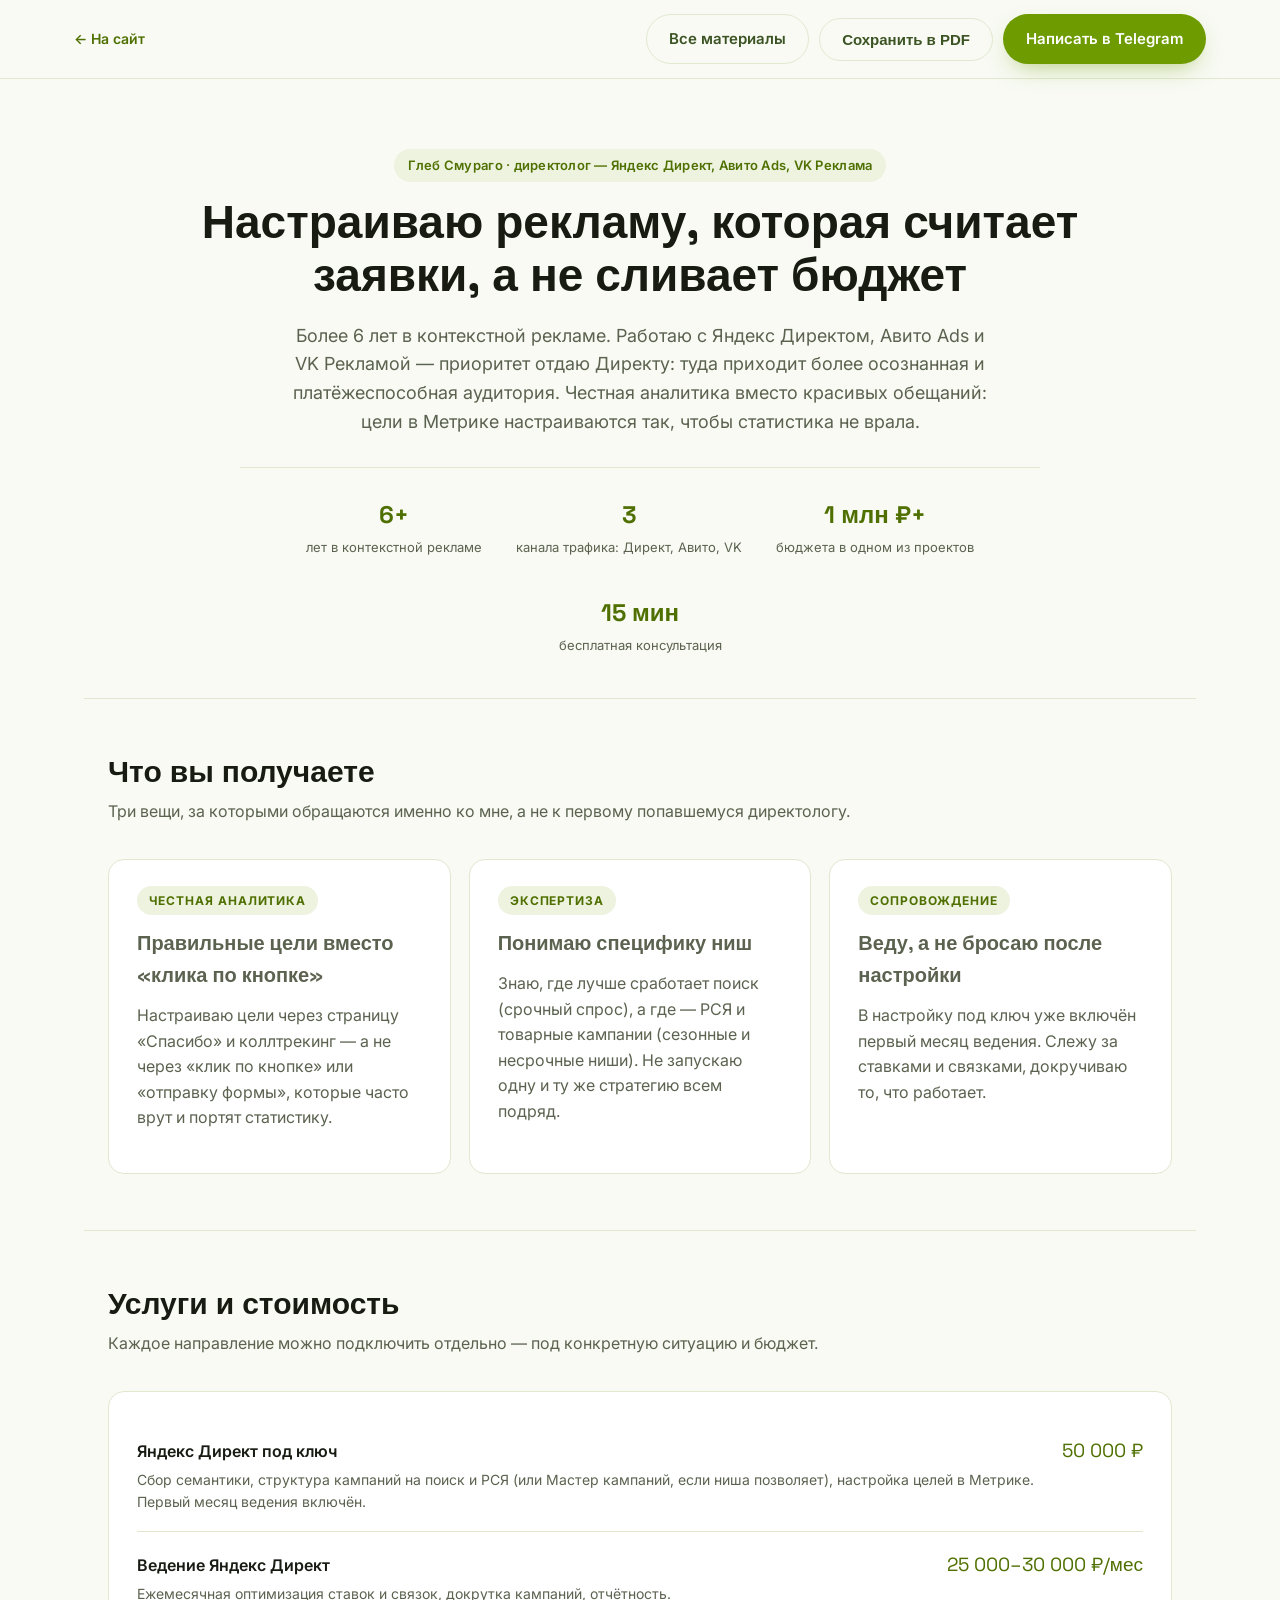
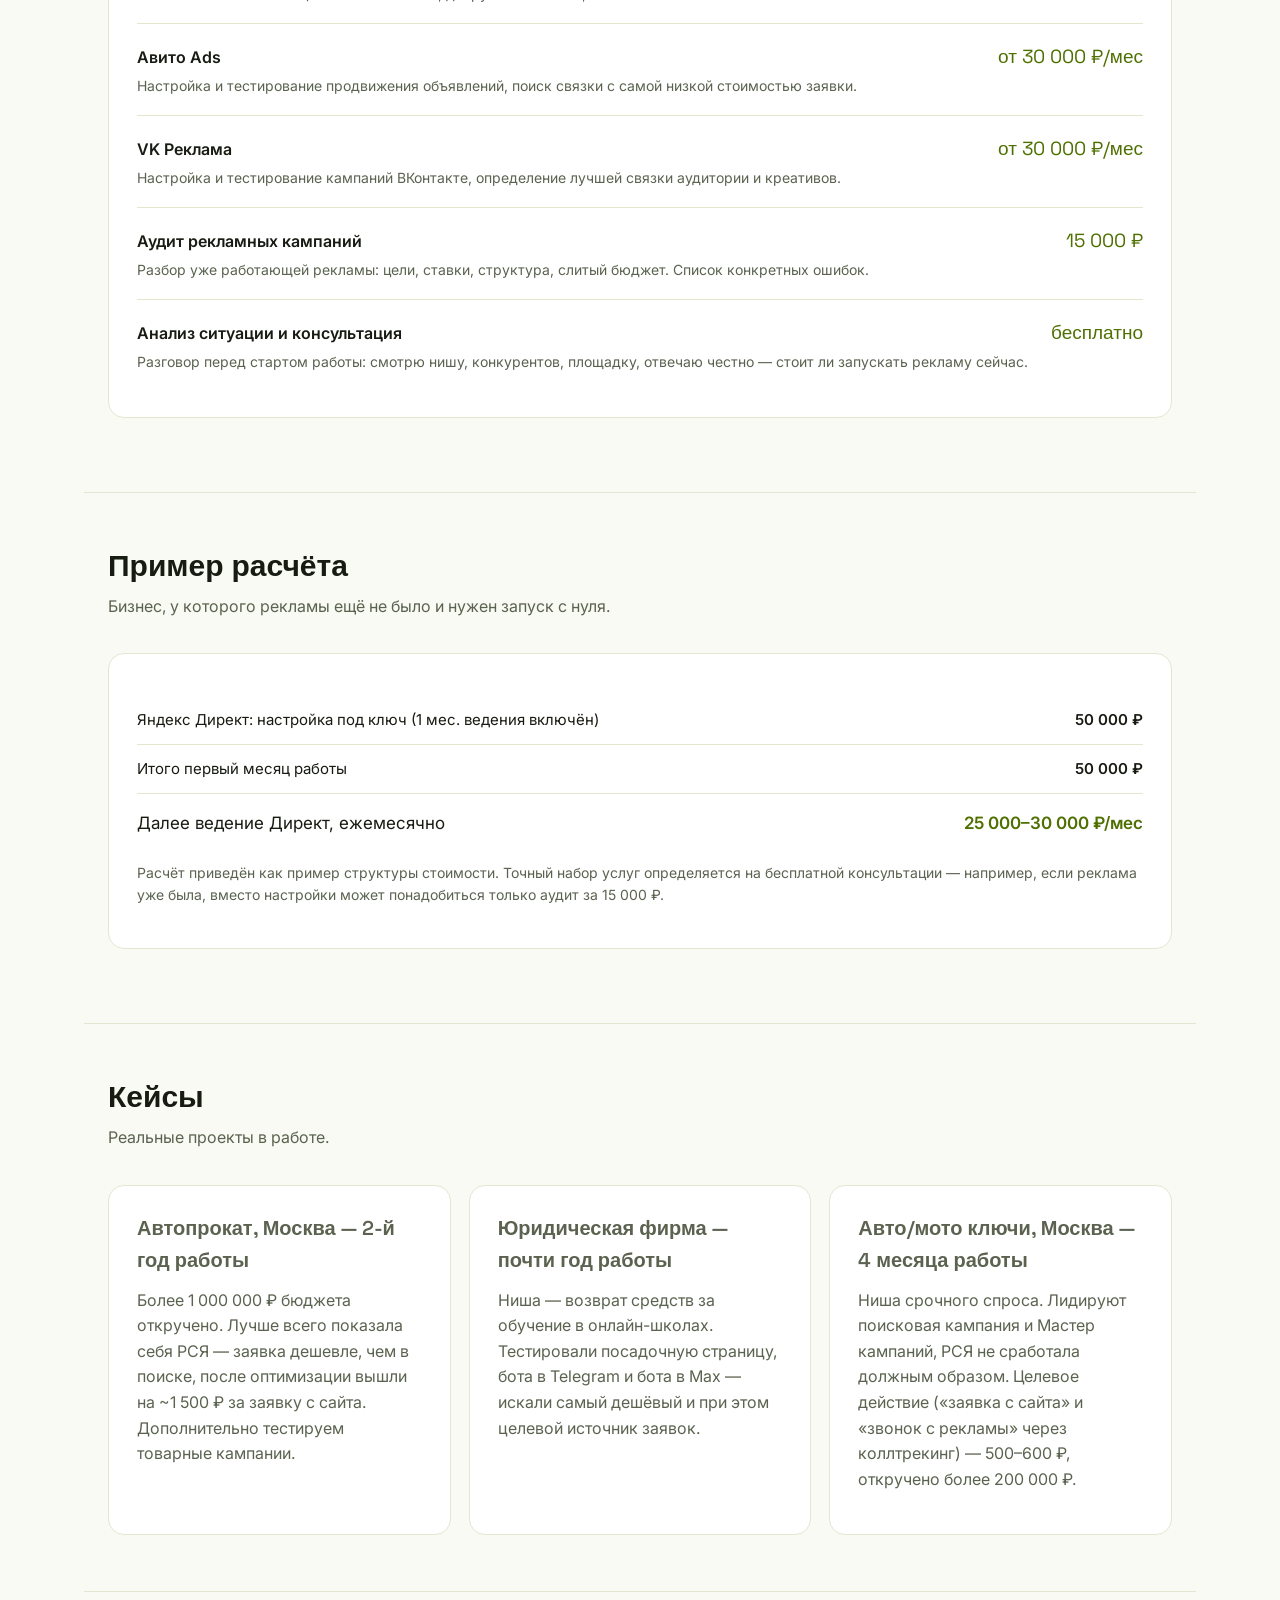
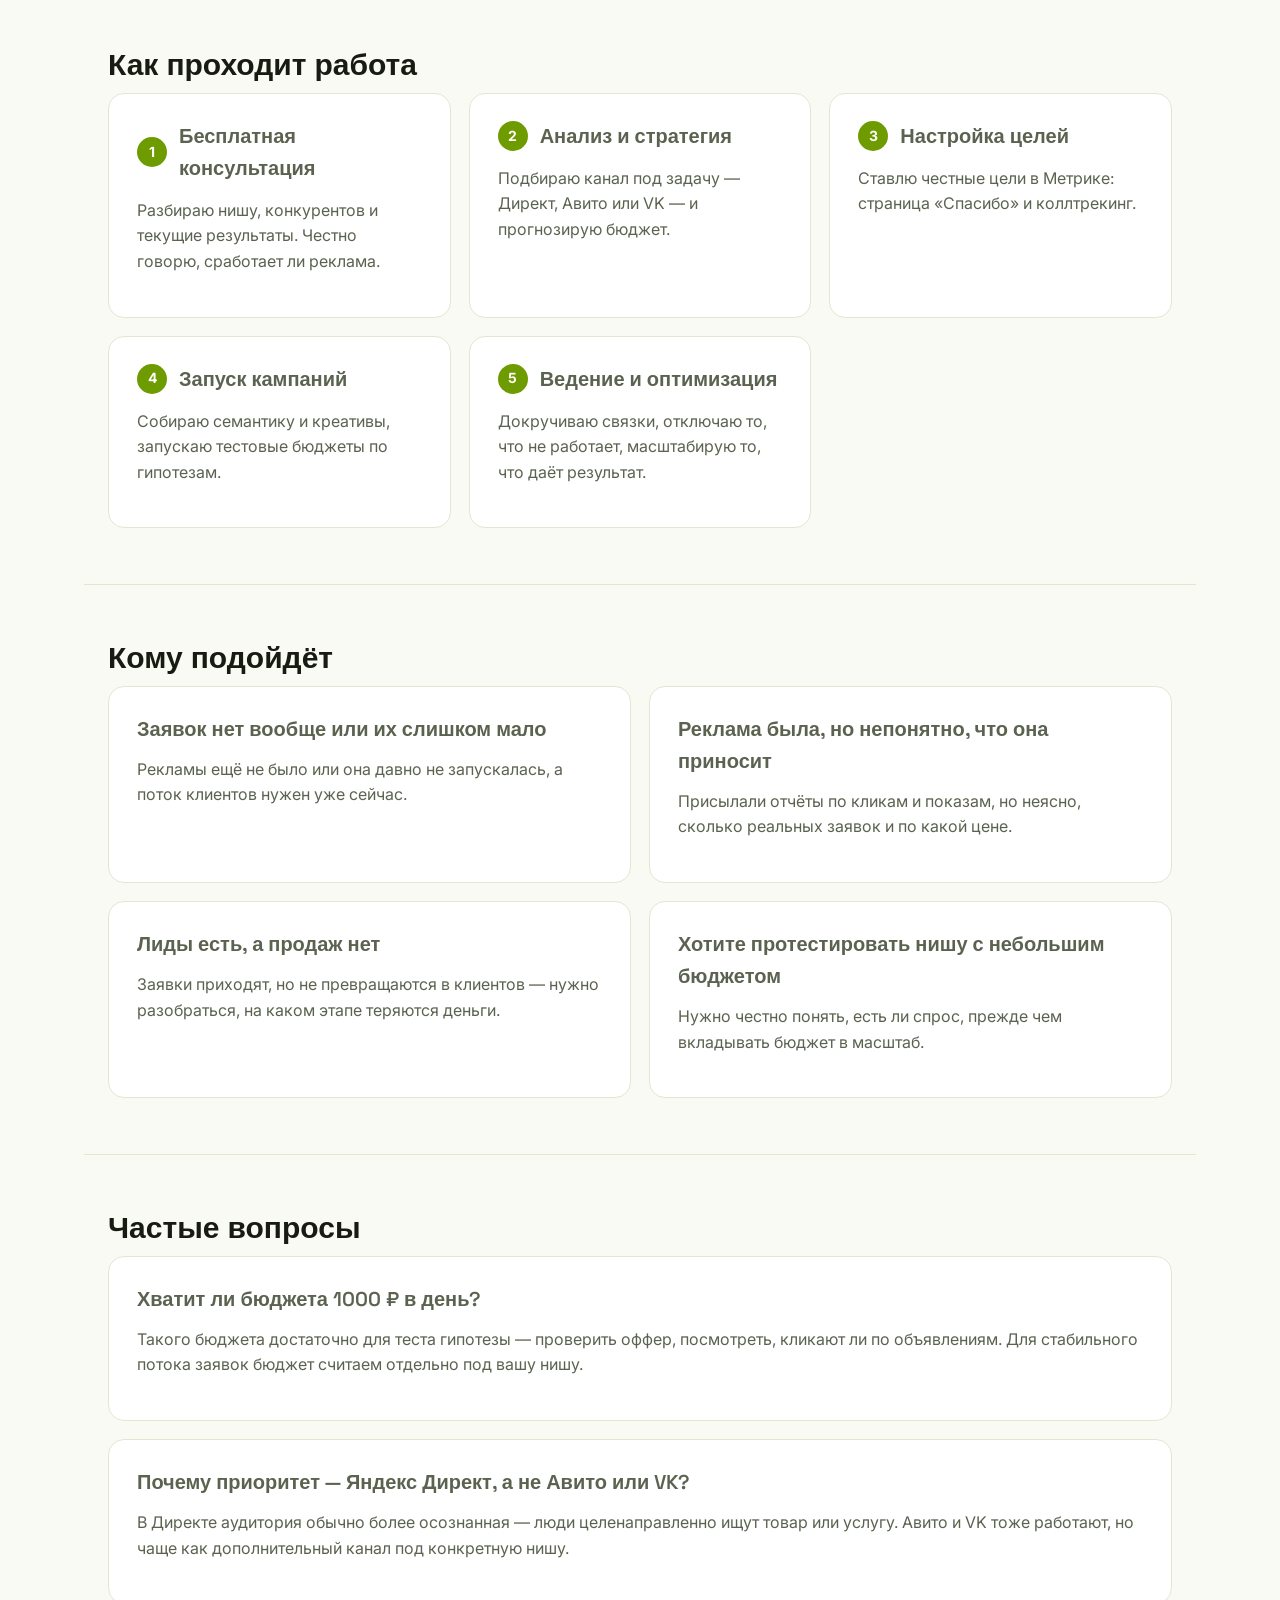
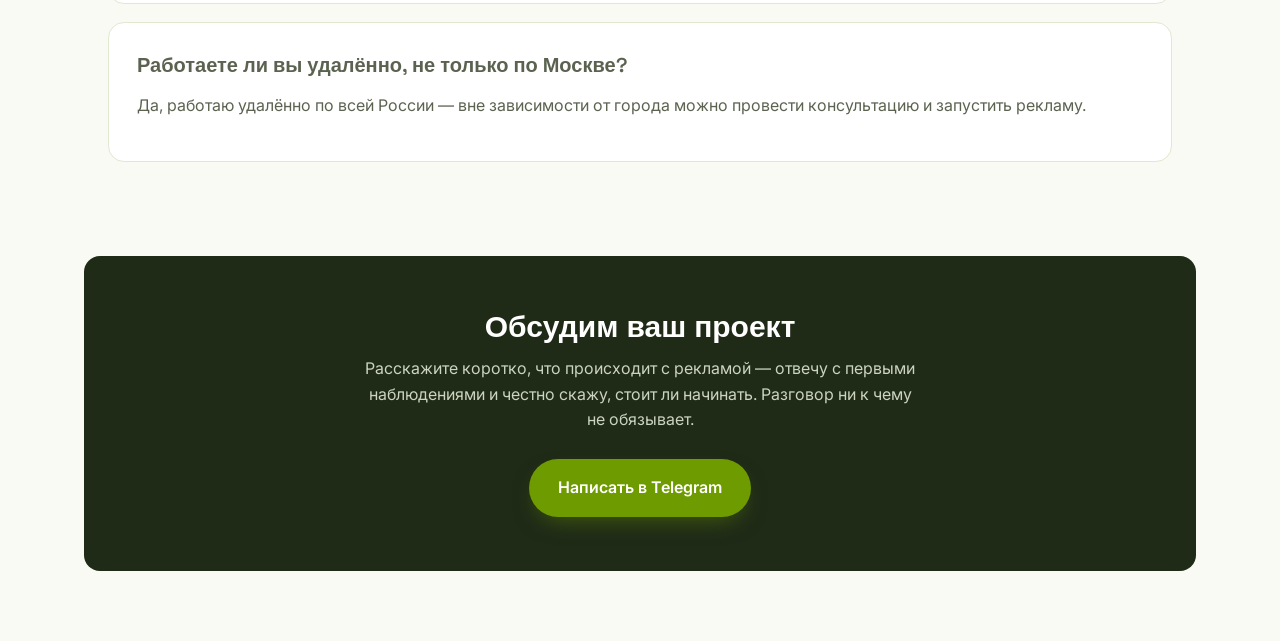
<file: presentation.html>
<!DOCTYPE html>
<html lang="ru">
<head>
<meta charset="UTF-8">
<meta name="viewport" content="width=device-width, initial-scale=1.0">
<title>Презентация услуг — Глеб Смураго</title>
<meta name="description" content="Настройка и ведение Яндекс Директ, Авито Ads и VK Рекламы. Что входит, сколько стоит и как проходит работа.">
<link rel="preconnect" href="https://fonts.googleapis.com">
<link rel="preconnect" href="https://fonts.gstatic.com" crossorigin>
<link href="https://fonts.googleapis.com/css2?family=Inter:wght@400;500;600;700;800&family=Space+Grotesk:wght@500;600;700&display=swap" rel="stylesheet">
<link rel="stylesheet" href="styles.css">
<link rel="stylesheet" href="materials.css">
</head>
<body>

<div class="doc-bar">
  <div class="doc-bar__inner">
    <a href="index.html" class="doc-bar__back">← <span>На сайт</span></a>
    <div class="doc-bar__actions">
      <a href="materials.html" class="btn btn--ghost">Все материалы</a>
      <button class="btn btn--ghost" onclick="window.print()">Сохранить в PDF</button>
      <a href="https://t.me/Smuragog" target="_blank" rel="noopener" class="btn btn--primary">Написать в Telegram</a>
    </div>
  </div>
</div>

<div class="container">

  <section class="pitch">
    <p class="eyebrow eyebrow--center">Глеб Смураго · директолог — Яндекс Директ, Авито Ads, VK Реклама</p>
    <h1>Настраиваю рекламу, которая считает заявки, а не сливает бюджет</h1>
    <p class="pitch__lead">Более 6 лет в контекстной рекламе. Работаю с Яндекс Директом, Авито Ads и VK Рекламой — приоритет отдаю Директу: туда приходит более осознанная и платёжеспособная аудитория. Честная аналитика вместо красивых обещаний: цели в Метрике настраиваются так, чтобы статистика не врала.</p>
    <div class="pitch__meta">
      <div><b>6+</b><span>лет в контекстной рекламе</span></div>
      <div><b>3</b><span>канала трафика: Директ, Авито, VK</span></div>
      <div><b>1 млн ₽+</b><span>бюджета в одном из проектов</span></div>
      <div><b>15 мин</b><span>бесплатная консультация</span></div>
    </div>
  </section>

  <section class="doc-section">
    <h2>Что вы получаете</h2>
    <p class="doc-section__lead">Три вещи, за которыми обращаются именно ко мне, а не к первому попавшемуся директологу.</p>
    <div class="grid-3">
      <div class="card">
        <span class="tag">Честная аналитика</span>
        <p class="card__title">Правильные цели вместо «клика по кнопке»</p>
        <p>Настраиваю цели через страницу «Спасибо» и коллтрекинг — а не через «клик по кнопке» или «отправку формы», которые часто врут и портят статистику.</p>
      </div>
      <div class="card">
        <span class="tag">Экспертиза</span>
        <p class="card__title">Понимаю специфику ниш</p>
        <p>Знаю, где лучше сработает поиск (срочный спрос), а где — РСЯ и товарные кампании (сезонные и несрочные ниши). Не запускаю одну и ту же стратегию всем подряд.</p>
      </div>
      <div class="card">
        <span class="tag">Сопровождение</span>
        <p class="card__title">Веду, а не бросаю после настройки</p>
        <p>В настройку под ключ уже включён первый месяц ведения. Слежу за ставками и связками, докручиваю то, что работает.</p>
      </div>
    </div>
  </section>

  <section class="doc-section">
    <h2>Услуги и стоимость</h2>
    <p class="doc-section__lead">Каждое направление можно подключить отдельно — под конкретную ситуацию и бюджет.</p>

    <div class="card">
      <div class="offer">
        <div>
          <span class="offer__name">Яндекс Директ под ключ</span>
          <span class="offer__desc">Сбор семантики, структура кампаний на поиск и РСЯ (или Мастер кампаний, если ниша позволяет), настройка целей в Метрике. Первый месяц ведения включён.</span>
        </div>
        <span class="offer__price">50 000 ₽</span>
      </div>
      <div class="offer">
        <div>
          <span class="offer__name">Ведение Яндекс Директ</span>
          <span class="offer__desc">Ежемесячная оптимизация ставок и связок, докрутка кампаний, отчётность.</span>
        </div>
        <span class="offer__price">25 000–30 000 ₽/мес</span>
      </div>
      <div class="offer">
        <div>
          <span class="offer__name">Авито Ads</span>
          <span class="offer__desc">Настройка и тестирование продвижения объявлений, поиск связки с самой низкой стоимостью заявки.</span>
        </div>
        <span class="offer__price">от 30 000 ₽/мес</span>
      </div>
      <div class="offer">
        <div>
          <span class="offer__name">VK Реклама</span>
          <span class="offer__desc">Настройка и тестирование кампаний ВКонтакте, определение лучшей связки аудитории и креативов.</span>
        </div>
        <span class="offer__price">от 30 000 ₽/мес</span>
      </div>
      <div class="offer">
        <div>
          <span class="offer__name">Аудит рекламных кампаний</span>
          <span class="offer__desc">Разбор уже работающей рекламы: цели, ставки, структура, слитый бюджет. Список конкретных ошибок.</span>
        </div>
        <span class="offer__price">15 000 ₽</span>
      </div>
      <div class="offer">
        <div>
          <span class="offer__name">Анализ ситуации и консультация</span>
          <span class="offer__desc">Разговор перед стартом работы: смотрю нишу, конкурентов, площадку, отвечаю честно — стоит ли запускать рекламу сейчас.</span>
        </div>
        <span class="offer__price">бесплатно</span>
      </div>
    </div>
  </section>

  <section class="doc-section">
    <h2>Пример расчёта</h2>
    <p class="doc-section__lead">Бизнес, у которого рекламы ещё не было и нужен запуск с нуля.</p>
    <div class="card">
      <table class="calc">
        <tr><td>Яндекс Директ: настройка под ключ (1 мес. ведения включён)</td><td>50 000 ₽</td></tr>
        <tr><td>Итого первый месяц работы</td><td>50 000 ₽</td></tr>
        <tr><td>Далее ведение Директ, ежемесячно</td><td>25 000–30 000 ₽/мес</td></tr>
      </table>
      <p class="card__note">Расчёт приведён как пример структуры стоимости. Точный набор услуг определяется на бесплатной консультации — например, если реклама уже была, вместо настройки может понадобиться только аудит за 15 000 ₽.</p>
    </div>
  </section>

  <section class="doc-section">
    <h2>Кейсы</h2>
    <p class="doc-section__lead">Реальные проекты в работе.</p>
    <div class="grid-3">
      <div class="card">
        <p class="card__title">Автопрокат, Москва — 2-й год работы</p>
        <p>Более 1 000 000 ₽ бюджета откручено. Лучше всего показала себя РСЯ — заявка дешевле, чем в поиске, после оптимизации вышли на ~1 500 ₽ за заявку с сайта. Дополнительно тестируем товарные кампании.</p>
      </div>
      <div class="card">
        <p class="card__title">Юридическая фирма — почти год работы</p>
        <p>Ниша — возврат средств за обучение в онлайн-школах. Тестировали посадочную страницу, бота в Telegram и бота в Max — искали самый дешёвый и при этом целевой источник заявок.</p>
      </div>
      <div class="card">
        <p class="card__title">Авто/мото ключи, Москва — 4 месяца работы</p>
        <p>Ниша срочного спроса. Лидируют поисковая кампания и Мастер кампаний, РСЯ не сработала должным образом. Целевое действие («заявка с сайта» и «звонок с рекламы» через коллтрекинг) — 500–600 ₽, откручено более 200 000 ₽.</p>
      </div>
    </div>
  </section>

  <section class="doc-section">
    <h2>Как проходит работа</h2>
    <div class="grid-3">
      <div class="card">
        <div class="card__head"><span class="card__step">1</span><p class="card__title">Бесплатная консультация</p></div>
        <p>Разбираю нишу, конкурентов и текущие результаты. Честно говорю, сработает ли реклама.</p>
      </div>
      <div class="card">
        <div class="card__head"><span class="card__step">2</span><p class="card__title">Анализ и стратегия</p></div>
        <p>Подбираю канал под задачу — Директ, Авито или VK — и прогнозирую бюджет.</p>
      </div>
      <div class="card">
        <div class="card__head"><span class="card__step">3</span><p class="card__title">Настройка целей</p></div>
        <p>Ставлю честные цели в Метрике: страница «Спасибо» и коллтрекинг.</p>
      </div>
      <div class="card">
        <div class="card__head"><span class="card__step">4</span><p class="card__title">Запуск кампаний</p></div>
        <p>Собираю семантику и креативы, запускаю тестовые бюджеты по гипотезам.</p>
      </div>
      <div class="card">
        <div class="card__head"><span class="card__step">5</span><p class="card__title">Ведение и оптимизация</p></div>
        <p>Докручиваю связки, отключаю то, что не работает, масштабирую то, что даёт результат.</p>
      </div>
    </div>
  </section>

  <section class="doc-section">
    <h2>Кому подойдёт</h2>
    <div class="grid-2">
      <div class="card">
        <p class="card__title">Заявок нет вообще или их слишком мало</p>
        <p>Рекламы ещё не было или она давно не запускалась, а поток клиентов нужен уже сейчас.</p>
      </div>
      <div class="card">
        <p class="card__title">Реклама была, но непонятно, что она приносит</p>
        <p>Присылали отчёты по кликам и показам, но неясно, сколько реальных заявок и по какой цене.</p>
      </div>
      <div class="card">
        <p class="card__title">Лиды есть, а продаж нет</p>
        <p>Заявки приходят, но не превращаются в клиентов — нужно разобраться, на каком этапе теряются деньги.</p>
      </div>
      <div class="card">
        <p class="card__title">Хотите протестировать нишу с небольшим бюджетом</p>
        <p>Нужно честно понять, есть ли спрос, прежде чем вкладывать бюджет в масштаб.</p>
      </div>
    </div>
  </section>

  <section class="doc-section">
    <h2>Частые вопросы</h2>
    <div class="card">
      <p class="card__title">Хватит ли бюджета 1000 ₽ в день?</p>
      <p>Такого бюджета достаточно для теста гипотезы — проверить оффер, посмотреть, кликают ли по объявлениям. Для стабильного потока заявок бюджет считаем отдельно под вашу нишу.</p>
    </div>
    <div class="card">
      <p class="card__title">Почему приоритет — Яндекс Директ, а не Авито или VK?</p>
      <p>В Директе аудитория обычно более осознанная — люди целенаправленно ищут товар или услугу. Авито и VK тоже работают, но чаще как дополнительный канал под конкретную нишу.</p>
    </div>
    <div class="card">
      <p class="card__title">Работаете ли вы удалённо, не только по Москве?</p>
      <p>Да, работаю удалённо по всей России — вне зависимости от города можно провести консультацию и запустить рекламу.</p>
    </div>
  </section>

  <div class="cta-final">
    <h2>Обсудим ваш проект</h2>
    <p>Расскажите коротко, что происходит с рекламой — отвечу с первыми наблюдениями и честно скажу, стоит ли начинать. Разговор ни к чему не обязывает.</p>
    <a href="https://t.me/Smuragog" target="_blank" rel="noopener" class="btn btn--primary btn--lg">Написать в Telegram</a>
  </div>

</div>

</body>
</html>
</file>
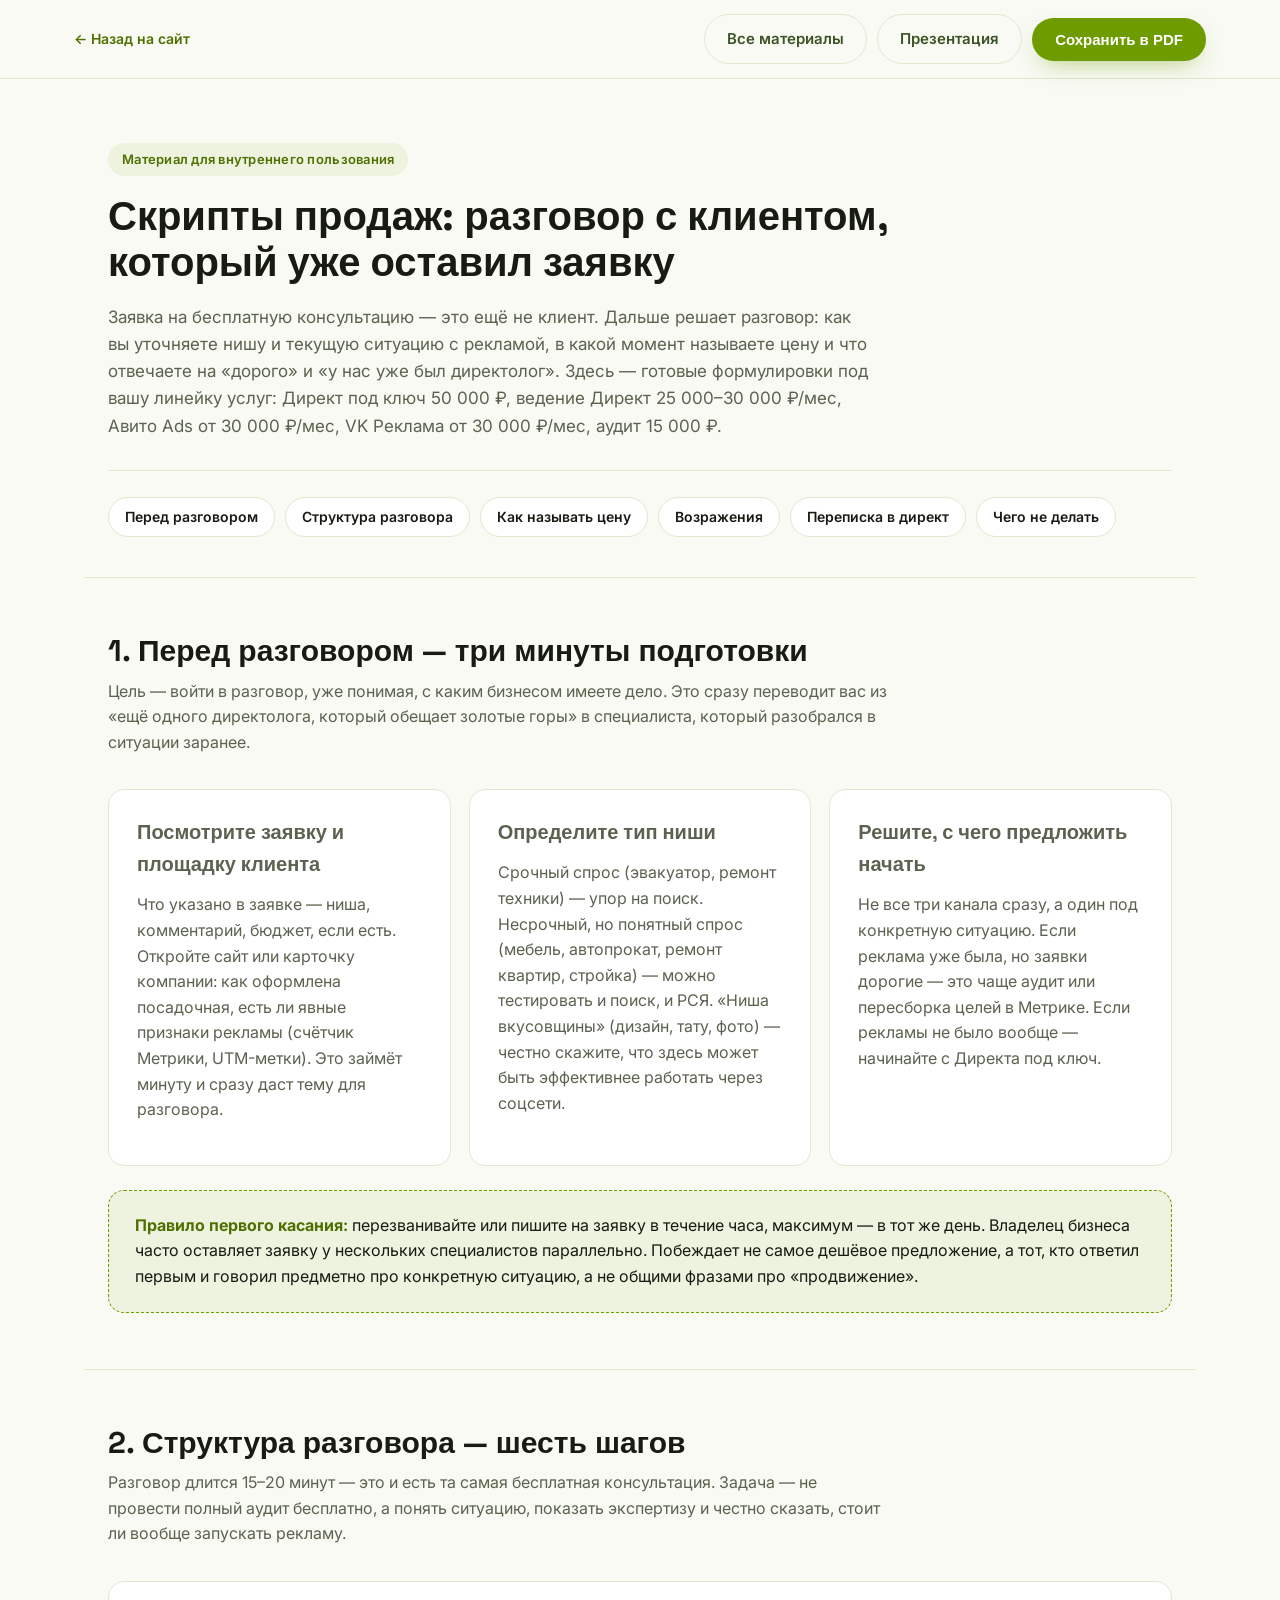
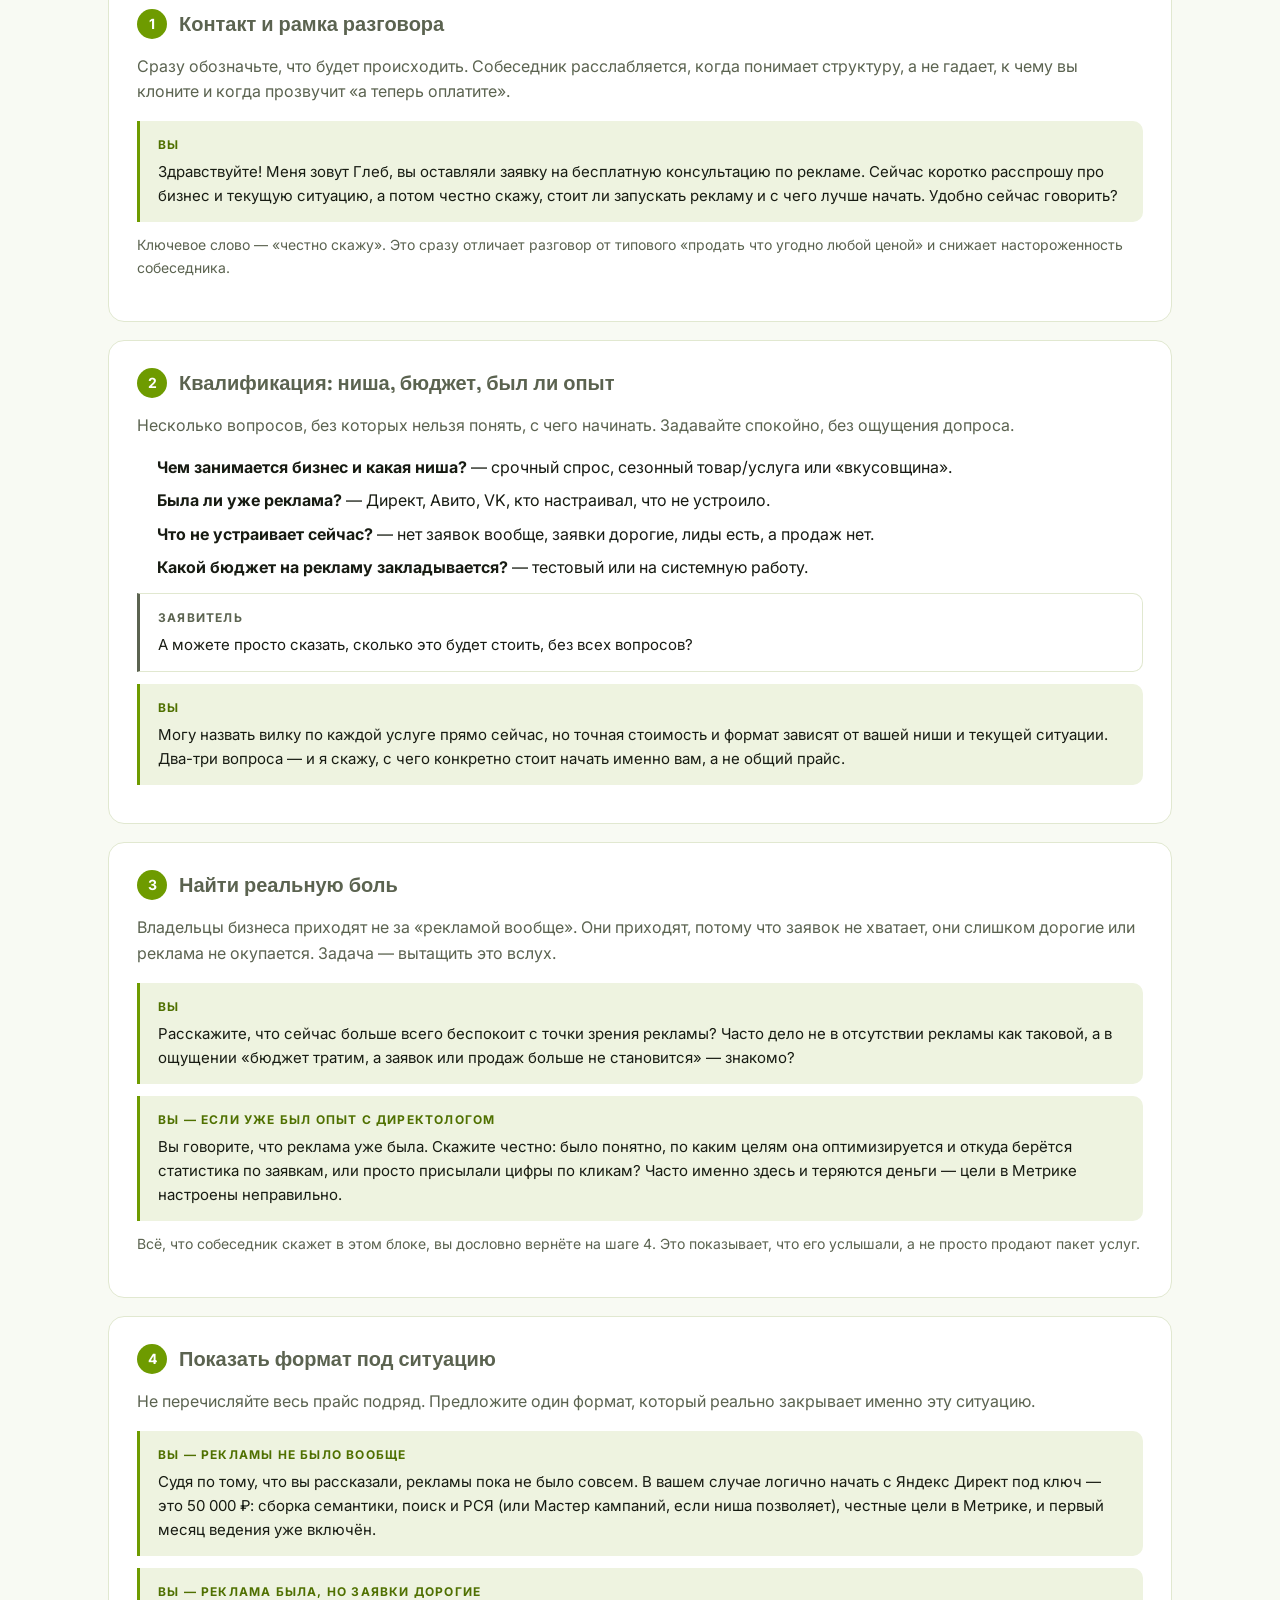
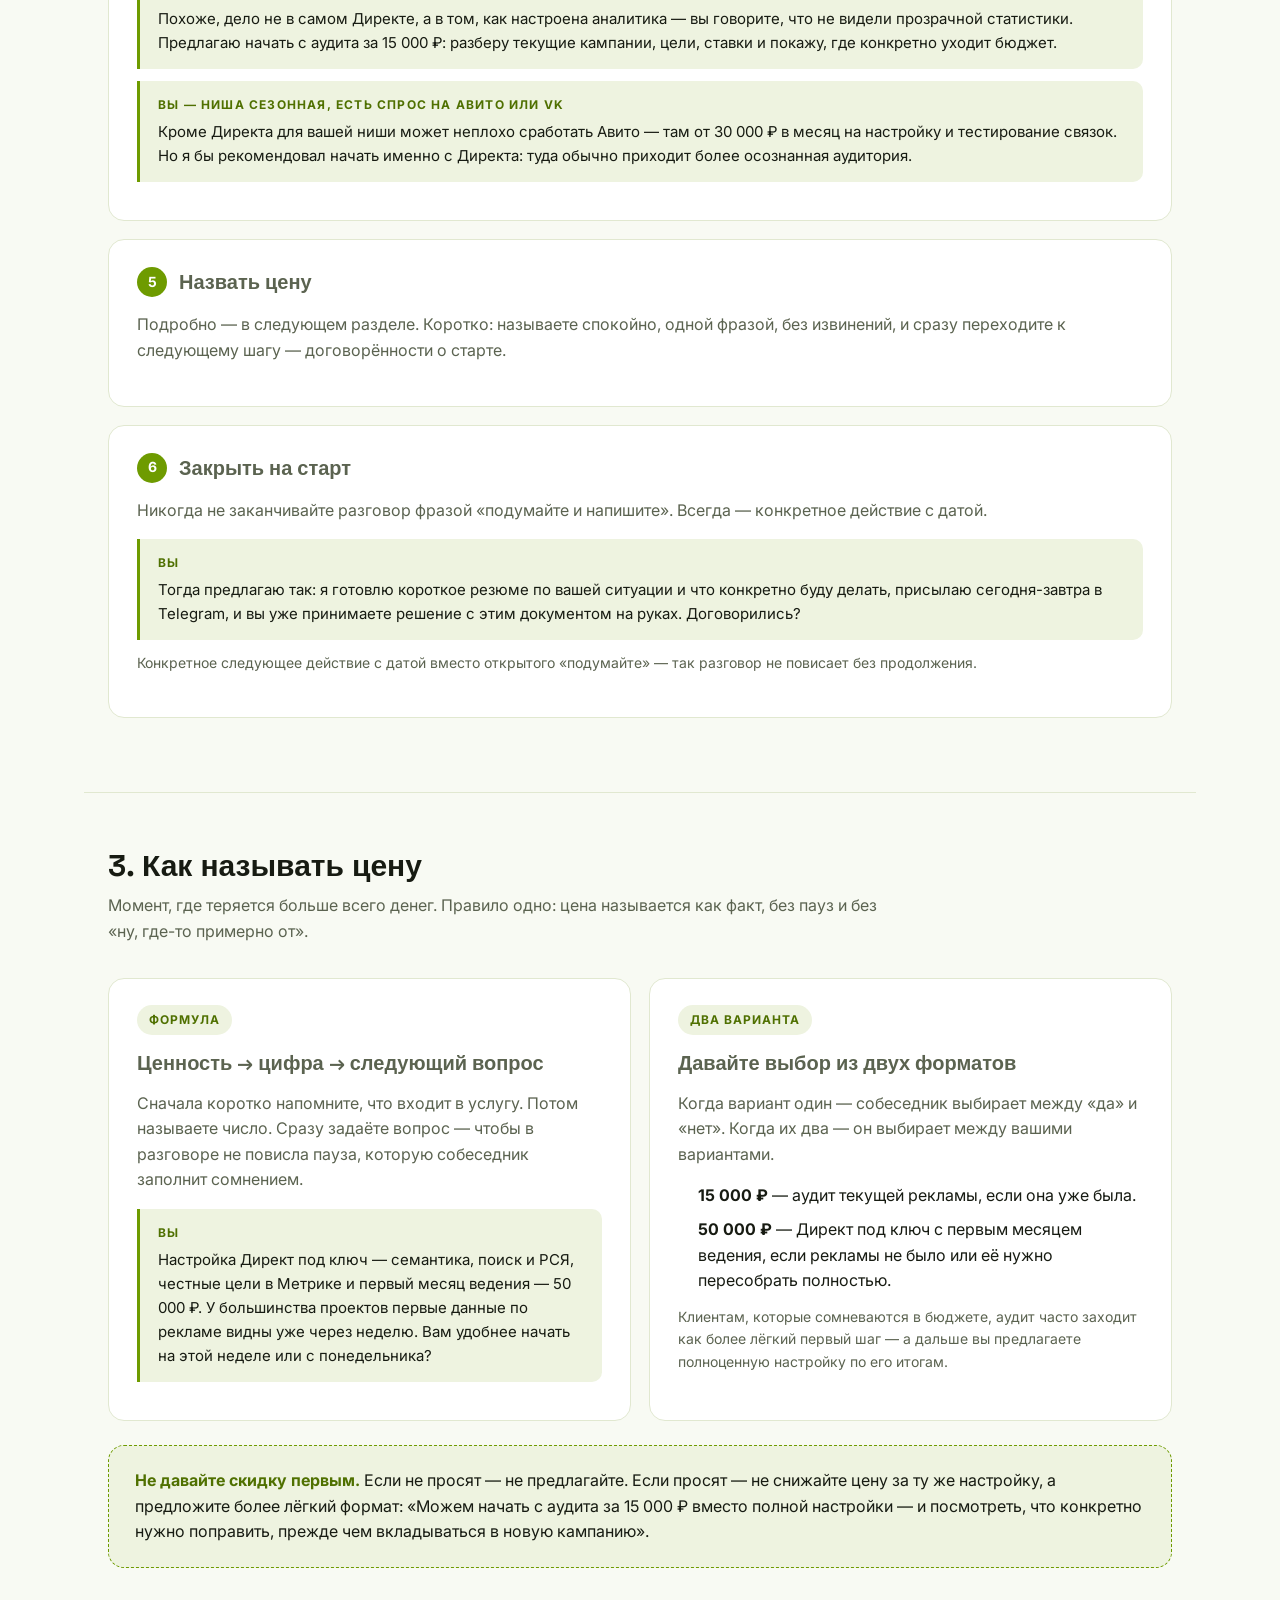
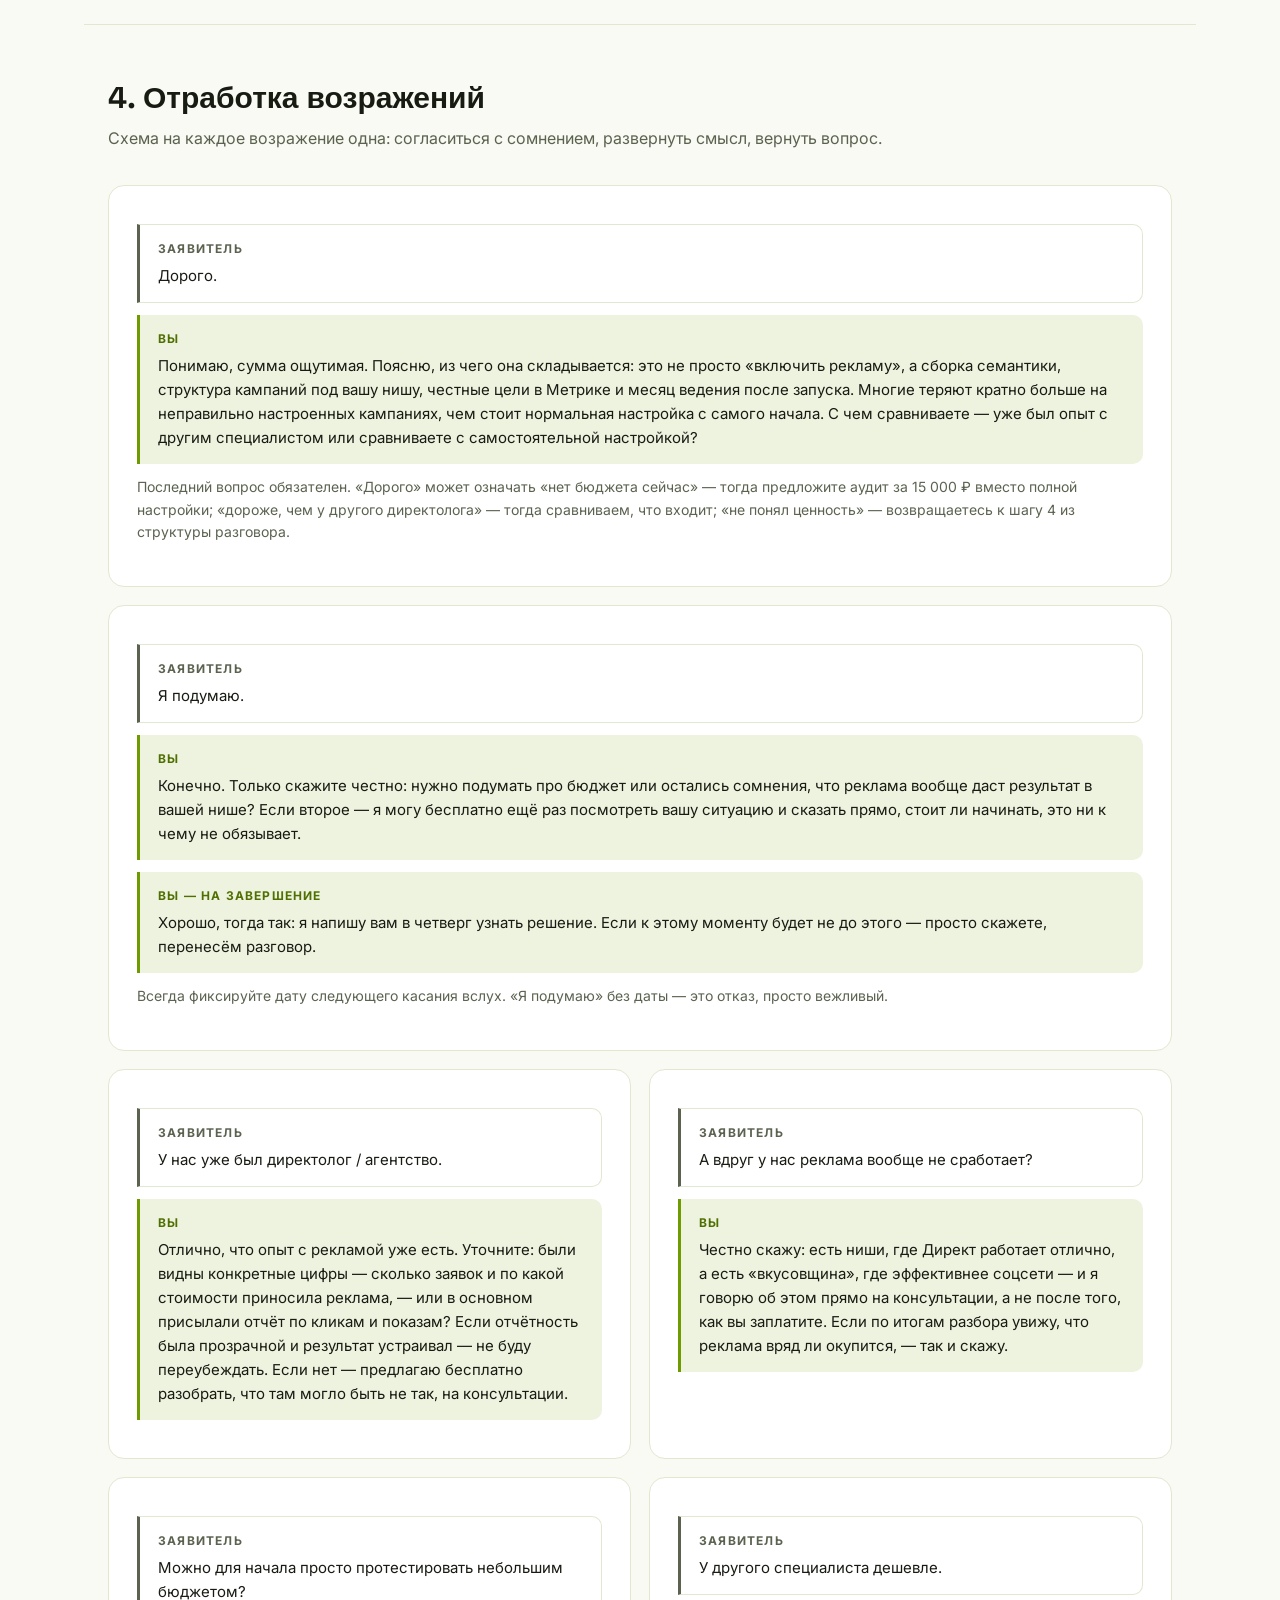
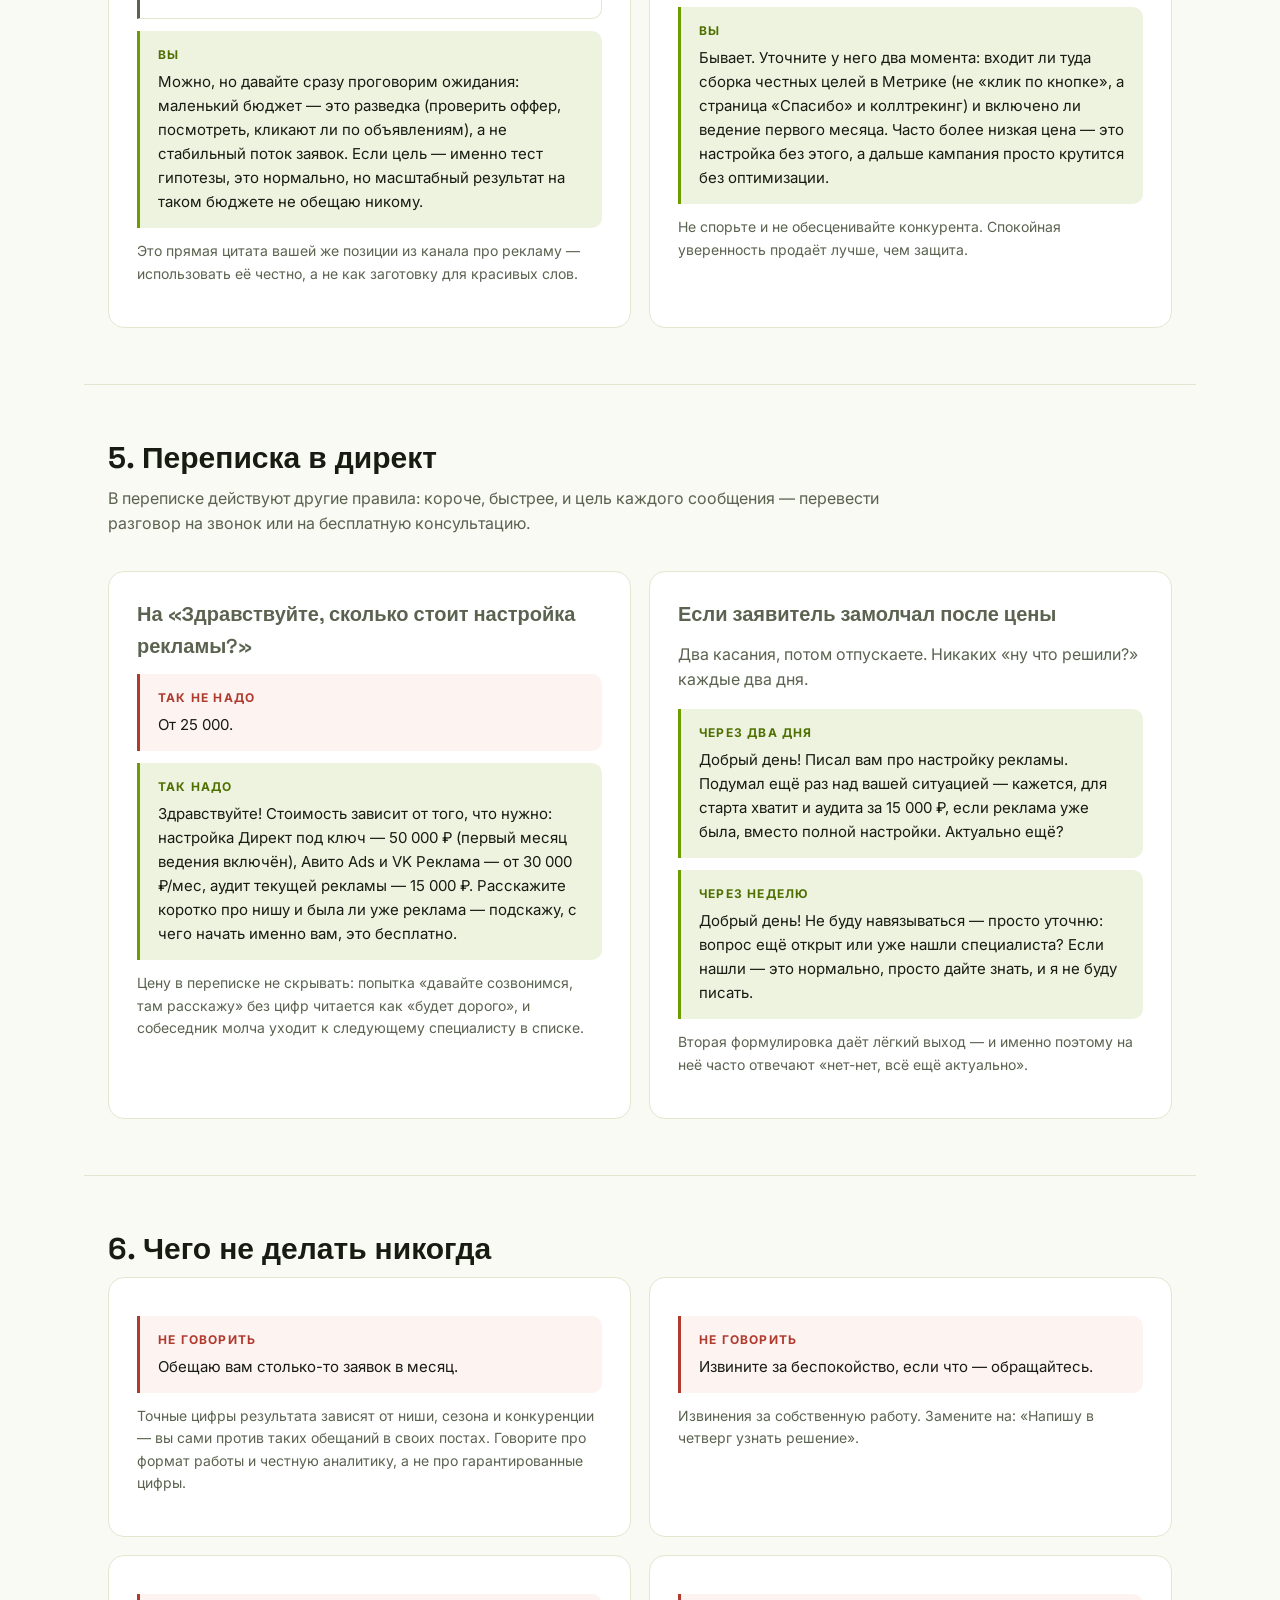
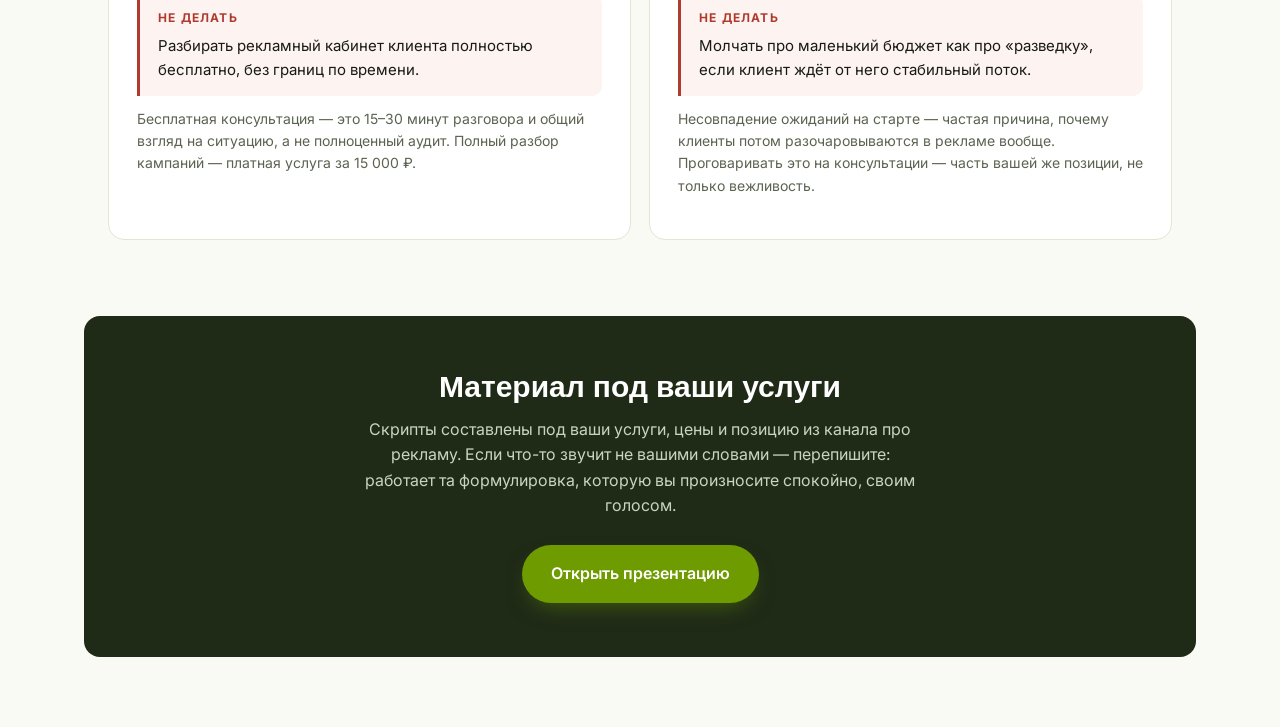
<file: scripts.html>
<!DOCTYPE html>
<html lang="ru">
<head>
<meta charset="UTF-8">
<meta name="viewport" content="width=device-width, initial-scale=1.0">
<title>Скрипты продаж — Глеб Смураго</title>
<meta name="description" content="Что говорить клиенту, который оставил заявку на бесплатную консультацию: структура разговора, как называть цену, отработка возражений.">
<meta name="robots" content="noindex">
<link rel="preconnect" href="https://fonts.googleapis.com">
<link rel="preconnect" href="https://fonts.gstatic.com" crossorigin>
<link href="https://fonts.googleapis.com/css2?family=Inter:wght@400;500;600;700;800&family=Space+Grotesk:wght@500;600;700&display=swap" rel="stylesheet">
<link rel="stylesheet" href="styles.css">
<link rel="stylesheet" href="materials.css">
</head>
<body>

<div class="doc-bar">
  <div class="doc-bar__inner">
    <a href="index.html" class="doc-bar__back">← <span>Назад на сайт</span></a>
    <div class="doc-bar__actions">
      <a href="materials.html" class="btn btn--ghost">Все материалы</a>
      <a href="presentation.html" class="btn btn--ghost">Презентация</a>
      <button class="btn btn--primary" onclick="window.print()">Сохранить в PDF</button>
    </div>
  </div>
</div>

<div class="container">

  <section class="doc-hero">
    <p class="eyebrow">Материал для внутреннего пользования</p>
    <h1>Скрипты продаж: разговор с клиентом, который уже оставил заявку</h1>
    <p class="doc-hero__lead">Заявка на бесплатную консультацию — это ещё не клиент. Дальше решает разговор: как вы уточняете нишу и текущую ситуацию с рекламой, в какой момент называете цену и что отвечаете на «дорого» и «у нас уже был директолог». Здесь — готовые формулировки под вашу линейку услуг: Директ под ключ 50 000 ₽, ведение Директ 25 000–30 000 ₽/мес, Авито Ads от 30 000 ₽/мес, VK Реклама от 30 000 ₽/мес, аудит 15 000 ₽.</p>
    <nav class="toc">
      <a href="#prep">Перед разговором</a>
      <a href="#call">Структура разговора</a>
      <a href="#price">Как называть цену</a>
      <a href="#objections">Возражения</a>
      <a href="#chat">Переписка в директ</a>
      <a href="#stop">Чего не делать</a>
    </nav>
  </section>

  <section class="doc-section" id="prep">
    <h2>1. Перед разговором — три минуты подготовки</h2>
    <p class="doc-section__lead">Цель — войти в разговор, уже понимая, с каким бизнесом имеете дело. Это сразу переводит вас из «ещё одного директолога, который обещает золотые горы» в специалиста, который разобрался в ситуации заранее.</p>

    <div class="grid-3">
      <div class="card">
        <p class="card__title">Посмотрите заявку и площадку клиента</p>
        <p>Что указано в заявке — ниша, комментарий, бюджет, если есть. Откройте сайт или карточку компании: как оформлена посадочная, есть ли явные признаки рекламы (счётчик Метрики, UTM-метки). Это займёт минуту и сразу даст тему для разговора.</p>
      </div>
      <div class="card">
        <p class="card__title">Определите тип ниши</p>
        <p>Срочный спрос (эвакуатор, ремонт техники) — упор на поиск. Несрочный, но понятный спрос (мебель, автопрокат, ремонт квартир, стройка) — можно тестировать и поиск, и РСЯ. «Ниша вкусовщины» (дизайн, тату, фото) — честно скажите, что здесь может быть эффективнее работать через соцсети.</p>
      </div>
      <div class="card">
        <p class="card__title">Решите, с чего предложить начать</p>
        <p>Не все три канала сразу, а один под конкретную ситуацию. Если реклама уже была, но заявки дорогие — это чаще аудит или пересборка целей в Метрике. Если рекламы не было вообще — начинайте с Директа под ключ.</p>
      </div>
    </div>

    <div class="tip">
      <strong>Правило первого касания:</strong> перезванивайте или пишите на заявку в течение часа, максимум — в тот же день. Владелец бизнеса часто оставляет заявку у нескольких специалистов параллельно. Побеждает не самое дешёвое предложение, а тот, кто ответил первым и говорил предметно про конкретную ситуацию, а не общими фразами про «продвижение».
    </div>
  </section>

  <section class="doc-section" id="call">
    <h2>2. Структура разговора — шесть шагов</h2>
    <p class="doc-section__lead">Разговор длится 15–20 минут — это и есть та самая бесплатная консультация. Задача — не провести полный аудит бесплатно, а понять ситуацию, показать экспертизу и честно сказать, стоит ли вообще запускать рекламу.</p>

    <div class="card">
      <div class="card__head"><span class="card__step">1</span><p class="card__title">Контакт и рамка разговора</p></div>
      <p>Сразу обозначьте, что будет происходить. Собеседник расслабляется, когда понимает структуру, а не гадает, к чему вы клоните и когда прозвучит «а теперь оплатите».</p>
      <div class="say">
        <span class="say__who">Вы</span>
        Здравствуйте! Меня зовут Глеб, вы оставляли заявку на бесплатную консультацию по рекламе. Сейчас коротко расспрошу про бизнес и текущую ситуацию, а потом честно скажу, стоит ли запускать рекламу и с чего лучше начать. Удобно сейчас говорить?
      </div>
      <p class="card__note">Ключевое слово — «честно скажу». Это сразу отличает разговор от типового «продать что угодно любой ценой» и снижает настороженность собеседника.</p>
    </div>

    <div class="card">
      <div class="card__head"><span class="card__step">2</span><p class="card__title">Квалификация: ниша, бюджет, был ли опыт</p></div>
      <p>Несколько вопросов, без которых нельзя понять, с чего начинать. Задавайте спокойно, без ощущения допроса.</p>
      <ul class="ul">
        <li><b>Чем занимается бизнес и какая ниша?</b> — срочный спрос, сезонный товар/услуга или «вкусовщина».</li>
        <li><b>Была ли уже реклама?</b> — Директ, Авито, VK, кто настраивал, что не устроило.</li>
        <li><b>Что не устраивает сейчас?</b> — нет заявок вообще, заявки дорогие, лиды есть, а продаж нет.</li>
        <li><b>Какой бюджет на рекламу закладывается?</b> — тестовый или на системную работу.</li>
      </ul>
      <div class="say say--client">
        <span class="say__who">Заявитель</span>
        А можете просто сказать, сколько это будет стоить, без всех вопросов?
      </div>
      <div class="say">
        <span class="say__who">Вы</span>
        Могу назвать вилку по каждой услуге прямо сейчас, но точная стоимость и формат зависят от вашей ниши и текущей ситуации. Два-три вопроса — и я скажу, с чего конкретно стоит начать именно вам, а не общий прайс.
      </div>
    </div>

    <div class="card">
      <div class="card__head"><span class="card__step">3</span><p class="card__title">Найти реальную боль</p></div>
      <p>Владельцы бизнеса приходят не за «рекламой вообще». Они приходят, потому что заявок не хватает, они слишком дорогие или реклама не окупается. Задача — вытащить это вслух.</p>
      <div class="say">
        <span class="say__who">Вы</span>
        Расскажите, что сейчас больше всего беспокоит с точки зрения рекламы? Часто дело не в отсутствии рекламы как таковой, а в ощущении «бюджет тратим, а заявок или продаж больше не становится» — знакомо?
      </div>
      <div class="say">
        <span class="say__who">Вы — если уже был опыт с директологом</span>
        Вы говорите, что реклама уже была. Скажите честно: было понятно, по каким целям она оптимизируется и откуда берётся статистика по заявкам, или просто присылали цифры по кликам? Часто именно здесь и теряются деньги — цели в Метрике настроены неправильно.
      </div>
      <p class="card__note">Всё, что собеседник скажет в этом блоке, вы дословно вернёте на шаге 4. Это показывает, что его услышали, а не просто продают пакет услуг.</p>
    </div>

    <div class="card">
      <div class="card__head"><span class="card__step">4</span><p class="card__title">Показать формат под ситуацию</p></div>
      <p>Не перечисляйте весь прайс подряд. Предложите один формат, который реально закрывает именно эту ситуацию.</p>
      <div class="say">
        <span class="say__who">Вы — рекламы не было вообще</span>
        Судя по тому, что вы рассказали, рекламы пока не было совсем. В вашем случае логично начать с Яндекс Директ под ключ — это 50 000 ₽: сборка семантики, поиск и РСЯ (или Мастер кампаний, если ниша позволяет), честные цели в Метрике, и первый месяц ведения уже включён.
      </div>
      <div class="say">
        <span class="say__who">Вы — реклама была, но заявки дорогие</span>
        Похоже, дело не в самом Директе, а в том, как настроена аналитика — вы говорите, что не видели прозрачной статистики. Предлагаю начать с аудита за 15 000 ₽: разберу текущие кампании, цели, ставки и покажу, где конкретно уходит бюджет.
      </div>
      <div class="say">
        <span class="say__who">Вы — ниша сезонная, есть спрос на Авито или VK</span>
        Кроме Директа для вашей ниши может неплохо сработать Авито — там от 30 000 ₽ в месяц на настройку и тестирование связок. Но я бы рекомендовал начать именно с Директа: туда обычно приходит более осознанная аудитория.
      </div>
    </div>

    <div class="card">
      <div class="card__head"><span class="card__step">5</span><p class="card__title">Назвать цену</p></div>
      <p>Подробно — в следующем разделе. Коротко: называете спокойно, одной фразой, без извинений, и сразу переходите к следующему шагу — договорённости о старте.</p>
    </div>

    <div class="card">
      <div class="card__head"><span class="card__step">6</span><p class="card__title">Закрыть на старт</p></div>
      <p>Никогда не заканчивайте разговор фразой «подумайте и напишите». Всегда — конкретное действие с датой.</p>
      <div class="say">
        <span class="say__who">Вы</span>
        Тогда предлагаю так: я готовлю короткое резюме по вашей ситуации и что конкретно буду делать, присылаю сегодня-завтра в Telegram, и вы уже принимаете решение с этим документом на руках. Договорились?
      </div>
      <p class="card__note">Конкретное следующее действие с датой вместо открытого «подумайте» — так разговор не повисает без продолжения.</p>
    </div>
  </section>

  <section class="doc-section" id="price">
    <h2>3. Как называть цену</h2>
    <p class="doc-section__lead">Момент, где теряется больше всего денег. Правило одно: цена называется как факт, без пауз и без «ну, где-то примерно от».</p>

    <div class="grid-2">
      <div class="card">
        <span class="tag">Формула</span>
        <p class="card__title">Ценность → цифра → следующий вопрос</p>
        <p>Сначала коротко напомните, что входит в услугу. Потом называете число. Сразу задаёте вопрос — чтобы в разговоре не повисла пауза, которую собеседник заполнит сомнением.</p>
        <div class="say">
          <span class="say__who">Вы</span>
          Настройка Директ под ключ — семантика, поиск и РСЯ, честные цели в Метрике и первый месяц ведения — 50 000 ₽. У большинства проектов первые данные по рекламе видны уже через неделю. Вам удобнее начать на этой неделе или с понедельника?
        </div>
      </div>
      <div class="card">
        <span class="tag">Два варианта</span>
        <p class="card__title">Давайте выбор из двух форматов</p>
        <p>Когда вариант один — собеседник выбирает между «да» и «нет». Когда их два — он выбирает между вашими вариантами.</p>
        <ul class="ul">
          <li><b>15 000 ₽</b> — аудит текущей рекламы, если она уже была.</li>
          <li><b>50 000 ₽</b> — Директ под ключ с первым месяцем ведения, если рекламы не было или её нужно пересобрать полностью.</li>
        </ul>
        <p class="card__note">Клиентам, которые сомневаются в бюджете, аудит часто заходит как более лёгкий первый шаг — а дальше вы предлагаете полноценную настройку по его итогам.</p>
      </div>
    </div>

    <div class="tip">
      <strong>Не давайте скидку первым.</strong> Если не просят — не предлагайте. Если просят — не снижайте цену за ту же настройку, а предложите более лёгкий формат: «Можем начать с аудита за 15 000 ₽ вместо полной настройки — и посмотреть, что конкретно нужно поправить, прежде чем вкладываться в новую кампанию».
    </div>
  </section>

  <section class="doc-section" id="objections">
    <h2>4. Отработка возражений</h2>
    <p class="doc-section__lead">Схема на каждое возражение одна: согласиться с сомнением, развернуть смысл, вернуть вопрос.</p>

    <div class="card">
      <div class="say say--client"><span class="say__who">Заявитель</span>Дорого.</div>
      <div class="say">
        <span class="say__who">Вы</span>
        Понимаю, сумма ощутимая. Поясню, из чего она складывается: это не просто «включить рекламу», а сборка семантики, структура кампаний под вашу нишу, честные цели в Метрике и месяц ведения после запуска. Многие теряют кратно больше на неправильно настроенных кампаниях, чем стоит нормальная настройка с самого начала. С чем сравниваете — уже был опыт с другим специалистом или сравниваете с самостоятельной настройкой?
      </div>
      <p class="card__note">Последний вопрос обязателен. «Дорого» может означать «нет бюджета сейчас» — тогда предложите аудит за 15 000 ₽ вместо полной настройки; «дороже, чем у другого директолога» — тогда сравниваем, что входит; «не понял ценность» — возвращаетесь к шагу 4 из структуры разговора.</p>
    </div>

    <div class="card">
      <div class="say say--client"><span class="say__who">Заявитель</span>Я подумаю.</div>
      <div class="say">
        <span class="say__who">Вы</span>
        Конечно. Только скажите честно: нужно подумать про бюджет или остались сомнения, что реклама вообще даст результат в вашей нише? Если второе — я могу бесплатно ещё раз посмотреть вашу ситуацию и сказать прямо, стоит ли начинать, это ни к чему не обязывает.
      </div>
      <div class="say">
        <span class="say__who">Вы — на завершение</span>
        Хорошо, тогда так: я напишу вам в четверг узнать решение. Если к этому моменту будет не до этого — просто скажете, перенесём разговор.
      </div>
      <p class="card__note">Всегда фиксируйте дату следующего касания вслух. «Я подумаю» без даты — это отказ, просто вежливый.</p>
    </div>

    <div class="grid-2">
      <div class="card">
        <div class="say say--client"><span class="say__who">Заявитель</span>У нас уже был директолог / агентство.</div>
        <div class="say">
          <span class="say__who">Вы</span>
          Отлично, что опыт с рекламой уже есть. Уточните: были видны конкретные цифры — сколько заявок и по какой стоимости приносила реклама, — или в основном присылали отчёт по кликам и показам? Если отчётность была прозрачной и результат устраивал — не буду переубеждать. Если нет — предлагаю бесплатно разобрать, что там могло быть не так, на консультации.
        </div>
      </div>
      <div class="card">
        <div class="say say--client"><span class="say__who">Заявитель</span>А вдруг у нас реклама вообще не сработает?</div>
        <div class="say">
          <span class="say__who">Вы</span>
          Честно скажу: есть ниши, где Директ работает отлично, а есть «вкусовщина», где эффективнее соцсети — и я говорю об этом прямо на консультации, а не после того, как вы заплатите. Если по итогам разбора увижу, что реклама вряд ли окупится, — так и скажу.
        </div>
      </div>
      <div class="card">
        <div class="say say--client"><span class="say__who">Заявитель</span>Можно для начала просто протестировать небольшим бюджетом?</div>
        <div class="say">
          <span class="say__who">Вы</span>
          Можно, но давайте сразу проговорим ожидания: маленький бюджет — это разведка (проверить оффер, посмотреть, кликают ли по объявлениям), а не стабильный поток заявок. Если цель — именно тест гипотезы, это нормально, но масштабный результат на таком бюджете не обещаю никому.
        </div>
        <p class="card__note">Это прямая цитата вашей же позиции из канала про рекламу — использовать её честно, а не как заготовку для красивых слов.</p>
      </div>
      <div class="card">
        <div class="say say--client"><span class="say__who">Заявитель</span>У другого специалиста дешевле.</div>
        <div class="say">
          <span class="say__who">Вы</span>
          Бывает. Уточните у него два момента: входит ли туда сборка честных целей в Метрике (не «клик по кнопке», а страница «Спасибо» и коллтрекинг) и включено ли ведение первого месяца. Часто более низкая цена — это настройка без этого, а дальше кампания просто крутится без оптимизации.
        </div>
        <p class="card__note">Не спорьте и не обесценивайте конкурента. Спокойная уверенность продаёт лучше, чем защита.</p>
      </div>
    </div>
  </section>

  <section class="doc-section" id="chat">
    <h2>5. Переписка в директ</h2>
    <p class="doc-section__lead">В переписке действуют другие правила: короче, быстрее, и цель каждого сообщения — перевести разговор на звонок или на бесплатную консультацию.</p>

    <div class="grid-2">
      <div class="card">
        <p class="card__title">На «Здравствуйте, сколько стоит настройка рекламы?»</p>
        <div class="say say--stop">
          <span class="say__who">Так не надо</span>
          От 25 000.
        </div>
        <div class="say">
          <span class="say__who">Так надо</span>
          Здравствуйте! Стоимость зависит от того, что нужно: настройка Директ под ключ — 50 000 ₽ (первый месяц ведения включён), Авито Ads и VK Реклама — от 30 000 ₽/мес, аудит текущей рекламы — 15 000 ₽. Расскажите коротко про нишу и была ли уже реклама — подскажу, с чего начать именно вам, это бесплатно.
        </div>
        <p class="card__note">Цену в переписке не скрывать: попытка «давайте созвонимся, там расскажу» без цифр читается как «будет дорого», и собеседник молча уходит к следующему специалисту в списке.</p>
      </div>
      <div class="card">
        <p class="card__title">Если заявитель замолчал после цены</p>
        <p>Два касания, потом отпускаете. Никаких «ну что решили?» каждые два дня.</p>
        <div class="say">
          <span class="say__who">Через два дня</span>
          Добрый день! Писал вам про настройку рекламы. Подумал ещё раз над вашей ситуацией — кажется, для старта хватит и аудита за 15 000 ₽, если реклама уже была, вместо полной настройки. Актуально ещё?
        </div>
        <div class="say">
          <span class="say__who">Через неделю</span>
          Добрый день! Не буду навязываться — просто уточню: вопрос ещё открыт или уже нашли специалиста? Если нашли — это нормально, просто дайте знать, и я не буду писать.
        </div>
        <p class="card__note">Вторая формулировка даёт лёгкий выход — и именно поэтому на неё часто отвечают «нет-нет, всё ещё актуально».</p>
      </div>
    </div>
  </section>

  <section class="doc-section" id="stop">
    <h2>6. Чего не делать никогда</h2>
    <div class="grid-2">
      <div class="card">
        <div class="say say--stop"><span class="say__who">Не говорить</span>Обещаю вам столько-то заявок в месяц.</div>
        <p class="card__note">Точные цифры результата зависят от ниши, сезона и конкуренции — вы сами против таких обещаний в своих постах. Говорите про формат работы и честную аналитику, а не про гарантированные цифры.</p>
      </div>
      <div class="card">
        <div class="say say--stop"><span class="say__who">Не говорить</span>Извините за беспокойство, если что — обращайтесь.</div>
        <p class="card__note">Извинения за собственную работу. Замените на: «Напишу в четверг узнать решение».</p>
      </div>
      <div class="card">
        <div class="say say--stop"><span class="say__who">Не делать</span>Разбирать рекламный кабинет клиента полностью бесплатно, без границ по времени.</div>
        <p class="card__note">Бесплатная консультация — это 15–30 минут разговора и общий взгляд на ситуацию, а не полноценный аудит. Полный разбор кампаний — платная услуга за 15 000 ₽.</p>
      </div>
      <div class="card">
        <div class="say say--stop"><span class="say__who">Не делать</span>Молчать про маленький бюджет как про «разведку», если клиент ждёт от него стабильный поток.</div>
        <p class="card__note">Несовпадение ожиданий на старте — частая причина, почему клиенты потом разочаровываются в рекламе вообще. Проговаривать это на консультации — часть вашей же позиции, не только вежливость.</p>
      </div>
    </div>
  </section>

  <div class="cta-final">
    <h2>Материал под ваши услуги</h2>
    <p>Скрипты составлены под ваши услуги, цены и позицию из канала про рекламу. Если что-то звучит не вашими словами — перепишите: работает та формулировка, которую вы произносите спокойно, своим голосом.</p>
    <a href="presentation.html" class="btn btn--primary btn--lg">Открыть презентацию</a>
  </div>

</div>

</body>
</html>
</file>
<file: styles.css>
:root {
  --bg: #f8faf3;
  --bg-alt: #eef3e0;
  --surface: #ffffff;
  --ink: #171b12;
  --ink-soft: #5b6350;
  --border: #e1e8d0;
  --accent: #6e9b00;
  --accent-ink: #4f7000;
  --graphite: #1f2a17;
  --graphite-soft: #3c5424;
  --radius: 16px;
  --shadow: 0 20px 45px -25px rgba(23, 27, 18, 0.25);
  --font-head: "Space Grotesk", sans-serif;
  --font-body: "Inter", sans-serif;
}

* { box-sizing: border-box; }
html { scroll-behavior: smooth; }
body {
  margin: 0;
  font-family: var(--font-body);
  color: var(--ink);
  background: var(--bg);
  line-height: 1.6;
  -webkit-font-smoothing: antialiased;
}
h1, h2, h3 { font-family: var(--font-head); margin: 0 0 12px; line-height: 1.15; }
p { margin: 0 0 16px; color: var(--ink-soft); }
a { color: inherit; text-decoration: none; }
ul { margin: 0; padding: 0; list-style: none; }
.container { max-width: 1160px; margin: 0 auto; padding: 0 24px; }

.btn {
  display: inline-flex;
  align-items: center;
  justify-content: center;
  gap: 8px;
  padding: 12px 22px;
  border-radius: 999px;
  font-weight: 600;
  font-size: 15px;
  border: 1px solid transparent;
  cursor: pointer;
  transition: transform .15s ease, box-shadow .15s ease, background .15s ease;
  white-space: nowrap;
}
.btn--primary { background: var(--accent); color: #fff; box-shadow: 0 10px 25px -10px rgba(110,155,0,0.55); }
.btn--primary:hover { transform: translateY(-1px); box-shadow: 0 14px 30px -10px rgba(110,155,0,0.65); }
.btn--ghost { background: transparent; color: var(--graphite-soft); border-color: var(--border); }
.btn--ghost:hover { border-color: var(--accent); }
.btn--lg { padding: 15px 28px; font-size: 16px; }
.btn--block { width: 100%; }

/* HEADER */
.header {
  position: sticky;
  top: 0;
  z-index: 50;
  background: rgba(248, 250, 243, 0.88);
  backdrop-filter: blur(10px);
  border-bottom: 1px solid transparent;
  transition: border-color .2s ease, box-shadow .2s ease;
}
.header.scrolled { border-color: var(--border); box-shadow: 0 8px 24px -20px rgba(23,27,18,0.4); }
.header__inner {
  display: flex;
  align-items: center;
  justify-content: space-between;
  gap: 24px;
  min-width: 0;
  padding: 16px 24px;
}
.logo {
  font-family: var(--font-head);
  font-weight: 700;
  font-size: 18px;
  flex-shrink: 0;
  white-space: nowrap;
}
.logo__suffix { color: var(--accent-ink); font-weight: 500; }
.nav {
  display: flex;
  gap: 22px;
  flex-wrap: nowrap;
  min-width: 0;
}
.nav a {
  font-size: 14.5px;
  font-weight: 500;
  color: var(--ink-soft);
  white-space: nowrap;
}
.nav a:hover { color: var(--graphite); }
.header__actions { display: flex; align-items: center; gap: 16px; flex-shrink: 0; }
.header__phone { font-weight: 600; font-size: 14.5px; white-space: nowrap; }

.burger {
  display: none;
  flex-direction: column;
  justify-content: center;
  gap: 5px;
  width: 34px;
  height: 34px;
  border: 1px solid var(--border);
  border-radius: 10px;
  background: var(--surface);
  cursor: pointer;
}
.burger span { display: block; width: 16px; height: 2px; background: var(--ink); margin: 0 auto; transition: transform .2s ease, opacity .2s ease; }
.burger.is-open span:nth-child(1) { transform: translateY(7px) rotate(45deg); }
.burger.is-open span:nth-child(2) { opacity: 0; }
.burger.is-open span:nth-child(3) { transform: translateY(-7px) rotate(-45deg); }

/* HERO */
.hero { padding: 72px 0 96px; overflow: hidden; }
.hero__inner {
  display: grid;
  grid-template-columns: 1.1fr 0.9fr;
  gap: 56px;
  align-items: center;
}
.eyebrow {
  display: inline-block;
  font-size: 13px;
  font-weight: 600;
  letter-spacing: 0.02em;
  color: var(--accent-ink);
  background: var(--bg-alt);
  padding: 6px 14px;
  border-radius: 999px;
  margin-bottom: 18px;
}
.hero h1 { font-size: clamp(32px, 4vw, 48px); }
.hero__lead { font-size: 17px; max-width: 540px; }
.hero__cta { display: flex; gap: 14px; flex-wrap: wrap; margin: 28px 0 40px; }
.hero__stats { display: flex; gap: 36px; flex-wrap: wrap; }
.stat { display: flex; flex-direction: column; }
.stat__num, .stat__plus { font-family: var(--font-head); font-size: 30px; font-weight: 700; color: var(--graphite); display: inline; }
.stat__label { font-size: 13px; color: var(--ink-soft); max-width: 150px; margin-top: 2px; }

.hero__card {
  background: var(--surface);
  border: 1px solid var(--border);
  border-radius: var(--radius);
  padding: 26px;
  box-shadow: var(--shadow);
}
.hero__card-top { display: flex; align-items: center; justify-content: space-between; margin-bottom: 18px; }
.hero__card-tag { font-size: 13px; font-weight: 600; color: var(--ink-soft); }
.hero__card-dot { width: 10px; height: 10px; border-radius: 50%; background: var(--accent); box-shadow: 0 0 0 4px rgba(110,155,0,0.15); }
.hero__card-row { display: flex; align-items: center; justify-content: space-between; padding: 10px 0; border-bottom: 1px dashed var(--border); font-size: 14.5px; }
.hero__card-row:last-of-type { border-bottom: none; }
.hero__card-row strong { font-family: var(--font-head); font-size: 17px; }
.hero__card-row strong.up { color: var(--accent-ink); }
.hero__card-chart { display: flex; align-items: flex-end; gap: 6px; height: 64px; margin: 18px 0 10px; }
.hero__card-chart span { flex: 1; background: linear-gradient(180deg, var(--graphite-soft), var(--accent)); border-radius: 4px 4px 0 0; opacity: 0.85; }
.hero__card-note { font-size: 12.5px; color: var(--ink-soft); margin: 0; }

/* SECTIONS */
.section { padding: 88px 0; }
.section--alt { background: var(--bg-alt); }
.section__eyebrow { font-size: 13px; font-weight: 600; color: var(--accent-ink); text-transform: uppercase; letter-spacing: 0.06em; margin-bottom: 10px; }
.section__title { font-size: clamp(26px, 3vw, 36px); max-width: 680px; margin-bottom: 44px; }

.grid { display: grid; gap: 24px; }
.grid--4 { grid-template-columns: repeat(4, 1fr); }
.grid--3 { grid-template-columns: repeat(3, 1fr); }
.grid--2 { grid-template-columns: repeat(2, 1fr); }

.adv, .service, .object {
  background: var(--surface);
  border: 1px solid var(--border);
  border-radius: var(--radius);
  padding: 28px 24px;
}
.adv__icon {
  width: 46px; height: 46px;
  display: flex; align-items: center; justify-content: center;
  border-radius: 12px;
  background: var(--bg-alt);
  color: var(--accent-ink);
  margin-bottom: 16px;
}
.adv__icon svg { width: 22px; height: 22px; }
.adv h3, .service h3 { font-size: 17px; }

.service__price {
  display: inline-block;
  margin-top: 8px;
  font-weight: 700;
  color: var(--accent-ink);
  font-family: var(--font-head);
}

/* OBJECTS / CASES */
.object__tag {
  display: inline-block;
  font-size: 12.5px;
  font-weight: 600;
  color: var(--accent-ink);
  background: var(--bg-alt);
  padding: 5px 12px;
  border-radius: 999px;
  margin-bottom: 14px;
}
.object h3 { font-size: 18px; }
.object p { font-size: 14.5px; margin-bottom: 0; }

/* PRICE TABLE */
.price-table {
  border: 1px solid var(--border);
  border-radius: var(--radius);
  overflow: hidden;
  background: var(--surface);
}
.price-row {
  display: grid;
  grid-template-columns: 2fr 1fr 1fr;
  gap: 16px;
  padding: 16px 24px;
  border-bottom: 1px solid var(--border);
  font-size: 14.5px;
}
.price-row:last-child { border-bottom: none; }
.price-row--head { background: var(--bg-alt); font-weight: 700; font-family: var(--font-head); font-size: 13px; text-transform: uppercase; letter-spacing: 0.04em; color: var(--ink-soft); }
.price-row span:last-child { font-weight: 600; color: var(--accent-ink); text-align: right; }
.price-row--head span:last-child { color: var(--ink-soft); }
.price-note { margin-top: 20px; font-size: 14px; }

/* STEPS */
.steps { display: grid; grid-template-columns: repeat(5, 1fr); gap: 20px; }
.step {
  background: var(--surface);
  border: 1px solid var(--border);
  border-radius: var(--radius);
  padding: 24px 20px;
}
.step__num { font-family: var(--font-head); font-size: 22px; font-weight: 700; color: var(--accent-ink); display: block; margin-bottom: 10px; }
.step h3 { font-size: 16px; }
.step p { font-size: 14px; }

/* FAQ */
.faq { max-width: 780px; }
.faq__item {
  background: var(--surface);
  border: 1px solid var(--border);
  border-radius: 12px;
  padding: 18px 22px;
  margin-bottom: 12px;
}
.faq__item summary {
  cursor: pointer;
  font-weight: 600;
  font-size: 15.5px;
  list-style: none;
  position: relative;
  padding-right: 24px;
}
.faq__item summary::-webkit-details-marker { display: none; }
.faq__item summary::after {
  content: "+";
  position: absolute;
  right: 0; top: 0;
  font-size: 20px;
  color: var(--accent-ink);
}
.faq__item[open] summary::after { content: "–"; }
.faq__item p { margin-top: 12px; margin-bottom: 0; font-size: 14.5px; }

/* FORM */
.form-section { display: grid; grid-template-columns: 1fr 1fr; gap: 56px; align-items: start; }
.form-section__list { margin-top: 20px; }
.form-section__list li {
  padding-left: 26px;
  position: relative;
  margin-bottom: 10px;
  font-size: 14.5px;
  color: var(--ink-soft);
}
.form-section__list li::before {
  content: "✓";
  position: absolute;
  left: 0;
  color: var(--accent-ink);
  font-weight: 700;
}
.form {
  background: var(--surface);
  border: 1px solid var(--border);
  border-radius: var(--radius);
  padding: 32px;
  box-shadow: var(--shadow);
  display: flex;
  flex-direction: column;
  gap: 16px;
}
.form label { font-size: 13.5px; font-weight: 600; color: var(--ink-soft); display: flex; flex-direction: column; gap: 6px; }
.form input, .form textarea {
  font-family: var(--font-body);
  font-size: 15px;
  padding: 12px 14px;
  border-radius: 10px;
  border: 1px solid var(--border);
  background: var(--bg);
  color: var(--ink);
  resize: vertical;
}
.form input:focus, .form textarea:focus { outline: none; border-color: var(--accent); }
.form__note { font-size: 12.5px; color: var(--ink-soft); margin: 0; text-align: center; }

/* CONTACTS */
.contacts { display: grid; grid-template-columns: repeat(4, 1fr); gap: 20px; }
.contact-card {
  background: var(--surface);
  border: 1px solid var(--border);
  border-radius: var(--radius);
  padding: 22px;
  display: flex;
  flex-direction: column;
  gap: 6px;
}
.contact-card__label { font-size: 12.5px; text-transform: uppercase; letter-spacing: 0.05em; color: var(--ink-soft); }
.contact-card a { font-weight: 600; font-size: 15px; }
.contact-card a:hover { color: var(--accent-ink); }

/* FOOTER */
.footer { border-top: 1px solid var(--border); padding: 32px 0; }
.footer__inner { display: flex; align-items: center; justify-content: space-between; gap: 20px; flex-wrap: wrap; }
.footer p { margin: 0; font-size: 13.5px; }
.logo--footer { font-size: 16px; }
.footer__links { display: flex; gap: 18px; flex-wrap: wrap; }
.footer__links a { font-size: 13.5px; font-weight: 600; color: var(--accent-ink); }
.footer__links a:hover { color: var(--graphite); }

/* FAB */
.fab {
  position: fixed;
  right: 24px;
  bottom: 24px;
  width: 56px;
  height: 56px;
  border-radius: 50%;
  background: var(--graphite);
  color: #fff;
  display: flex;
  align-items: center;
  justify-content: center;
  box-shadow: 0 14px 30px -10px rgba(31,42,23,0.6);
  z-index: 40;
}
.fab svg { width: 24px; height: 24px; }

/* REVEAL ANIMATION */
.reveal { opacity: 0; transform: translateY(18px); transition: opacity .6s ease, transform .6s ease; }
.reveal.is-visible { opacity: 1; transform: translateY(0); }

/* BREAKPOINTS */
@media (max-width: 1180px) {
  .nav { gap: 16px; }
  .nav a { font-size: 14px; }
}
@media (max-width: 1100px) {
  .nav { display: none; }
  .burger { display: flex; }
  .nav.is-open {
    display: flex;
    flex-direction: column;
    position: absolute;
    top: 100%;
    left: 0;
    right: 0;
    background: var(--surface);
    border-bottom: 1px solid var(--border);
    padding: 16px 24px;
    gap: 4px;
  }
  .nav.is-open a { padding: 10px 0; border-bottom: 1px solid var(--border); }
  .nav.is-open a:last-child { border-bottom: none; }
}
@media (max-width: 900px) {
  .hero__inner { grid-template-columns: 1fr; }
  .hero__stats { gap: 28px; }
  .grid--4 { grid-template-columns: repeat(2, 1fr); }
  .grid--3 { grid-template-columns: repeat(2, 1fr); }
  .steps { grid-template-columns: repeat(2, 1fr); }
  .form-section { grid-template-columns: 1fr; }
  .contacts { grid-template-columns: repeat(2, 1fr); }
  .price-row { grid-template-columns: 1.4fr 1fr 1fr; font-size: 13.5px; padding: 14px 18px; }
}
@media (max-width: 560px) {
  .header__phone { display: none; }
  .grid--4, .grid--3, .grid--2, .steps, .contacts { grid-template-columns: 1fr; }
  .hero { padding: 48px 0 64px; }
  .section { padding: 64px 0; }
  .price-row { grid-template-columns: 1.2fr 0.9fr 1fr; gap: 8px; }
}
@media (max-width: 380px) {
  .logo__suffix { display: none; }
}
</file>
<file: materials.css>
/* Стили для материалов: скрипты продаж, презентация, аутрич */

.doc-bar {
  position: sticky;
  top: 0;
  z-index: 50;
  background: rgba(248, 250, 243, 0.94);
  backdrop-filter: blur(10px);
  border-bottom: 1px solid var(--border);
}
.doc-bar__inner {
  display: flex;
  align-items: center;
  justify-content: space-between;
  gap: 16px;
  padding: 14px 24px;
  max-width: 1180px;
  margin: 0 auto;
}
.doc-bar__back { font-weight: 600; font-size: 14px; color: var(--accent-ink); }
.doc-bar__back:hover { color: var(--graphite); }
.doc-bar__actions { display: flex; gap: 10px; align-items: center; }

.doc-hero { padding: 64px 0 40px; max-width: 1180px; margin: 0 auto; padding-left: 24px; padding-right: 24px; }
.doc-hero h1 { font-size: 40px; max-width: 860px; margin-bottom: 18px; }
.doc-hero__lead { font-size: 17px; color: var(--ink-soft); max-width: 760px; }

.toc {
  display: flex;
  flex-wrap: wrap;
  gap: 10px;
  margin-top: 30px;
  padding-top: 26px;
  border-top: 1px solid var(--border);
}
.toc a {
  font-size: 14px;
  font-weight: 600;
  padding: 8px 16px;
  border-radius: 999px;
  background: var(--surface);
  border: 1px solid var(--border);
  transition: all 0.2s ease;
}
.toc a:hover { border-color: var(--accent); color: var(--accent-ink); }

.doc-section { padding: 56px 24px; border-top: 1px solid var(--border); max-width: 1180px; margin: 0 auto; }
.doc-section:first-of-type { border-top: none; }
.doc-section h2 { font-size: 30px; margin-bottom: 10px; }
.doc-section__lead { color: var(--ink-soft); max-width: 780px; margin-bottom: 34px; }

.card {
  background: var(--surface);
  border: 1px solid var(--border);
  border-radius: var(--radius);
  padding: 26px 28px;
  margin-bottom: 18px;
}
.card__title {
  font-family: var(--font-head);
  font-size: 20px;
  font-weight: 600;
  margin-bottom: 12px;
}
.card__note { font-size: 14px; color: var(--ink-soft); margin-top: 12px; }
.card p + p { margin-top: 10px; }

.card__step {
  display: inline-flex;
  align-items: center;
  justify-content: center;
  width: 30px;
  height: 30px;
  border-radius: 50%;
  background: var(--accent);
  color: #fff;
  font-size: 14px;
  font-weight: 700;
  font-family: var(--font-body);
  margin-right: 12px;
  flex: none;
}
.card__head { display: flex; align-items: center; margin-bottom: 14px; }
.card__head .card__title { margin-bottom: 0; }

.say {
  border-left: 3px solid var(--accent);
  background: var(--bg-alt);
  border-radius: 0 10px 10px 0;
  padding: 14px 18px;
  margin: 12px 0;
  font-size: 15px;
}
.say + .say { margin-top: 10px; }
.say__who {
  display: block;
  font-size: 12px;
  font-weight: 700;
  letter-spacing: 0.1em;
  text-transform: uppercase;
  color: var(--accent-ink);
  margin-bottom: 6px;
}
.say--client {
  border-left-color: var(--ink-soft);
  background: var(--surface);
  border: 1px solid var(--border);
  border-left: 3px solid var(--ink-soft);
}
.say--client .say__who { color: var(--ink-soft); }
.say--stop {
  border-left-color: #b03a2e;
  background: #fdf3f1;
}
.say--stop .say__who { color: #b03a2e; }

.ul { margin: 12px 0 0 20px; }
.ul li { margin-bottom: 8px; }
.ul li::marker { color: var(--accent-ink); }

.grid-2 { display: grid; grid-template-columns: repeat(2, 1fr); gap: 18px; }
.grid-2 .card { margin-bottom: 0; }
.grid-3 { display: grid; grid-template-columns: repeat(3, 1fr); gap: 18px; }
.grid-3 .card { margin-bottom: 0; }

.tag {
  display: inline-block;
  font-size: 12px;
  font-weight: 700;
  letter-spacing: 0.08em;
  text-transform: uppercase;
  color: var(--accent-ink);
  background: var(--bg-alt);
  border-radius: 999px;
  padding: 5px 12px;
  margin-bottom: 12px;
}

.tip {
  background: var(--bg-alt);
  border-radius: var(--radius);
  padding: 22px 26px;
  margin-top: 24px;
  border: 1px dashed var(--accent);
}
.tip strong { color: var(--accent-ink); }

.calc { width: 100%; border-collapse: collapse; margin-top: 16px; font-size: 15px; }
.calc td { padding: 12px 0; border-bottom: 1px solid var(--border); }
.calc td:last-child { text-align: right; font-weight: 600; white-space: nowrap; }
.calc tr:last-child td { border-bottom: none; font-size: 17px; padding-top: 16px; }
.calc tr:last-child td:last-child { color: var(--accent-ink); }

.pitch { text-align: center; padding: 70px 24px 40px; max-width: 1180px; margin: 0 auto; }
.pitch h1 { font-size: 46px; margin: 14px auto 20px; max-width: 900px; }
.pitch__lead { font-size: 18px; color: var(--ink-soft); max-width: 700px; margin: 0 auto 30px; }
.pitch__meta {
  display: flex;
  justify-content: center;
  flex-wrap: wrap;
  gap: 34px;
  padding-top: 28px;
  border-top: 1px solid var(--border);
  max-width: 800px;
  margin: 0 auto;
}
.pitch__meta div { text-align: center; }
.pitch__meta b { display: block; font-family: var(--font-head); font-size: 24px; color: var(--accent-ink); }
.pitch__meta span { font-size: 13px; color: var(--ink-soft); }

.offer {
  display: flex;
  justify-content: space-between;
  align-items: baseline;
  gap: 20px;
  padding: 18px 0;
  border-bottom: 1px solid var(--border);
}
.offer:last-child { border-bottom: none; }
.offer__name { font-weight: 600; }
.offer__desc { display: block; font-weight: 400; font-size: 14px; color: var(--ink-soft); margin-top: 4px; }
.offer__price { white-space: nowrap; font-family: var(--font-head); font-size: 19px; color: var(--accent-ink); }

.cta-final {
  background: var(--graphite);
  border-radius: var(--radius);
  padding: 54px 40px;
  text-align: center;
  margin: 20px 24px 70px;
  max-width: 1132px;
  margin-left: auto;
  margin-right: auto;
}
.cta-final h2 { color: #fff; font-size: 30px; margin-bottom: 12px; }
.cta-final p { color: #cbd4bf; max-width: 560px; margin: 0 auto 26px; }

.eyebrow--center { display: block; text-align: center; margin: 0 auto 14px; width: fit-content; }

@media (max-width: 560px) {
  .doc-bar__actions .btn--ghost { display: none; }
  .doc-bar__actions .btn { padding: 10px 16px; font-size: 14px; }
}

@media (max-width: 860px) {
  .grid-2, .grid-3 { grid-template-columns: 1fr; }
  .doc-hero h1 { font-size: 28px; }
  .pitch h1 { font-size: 32px; }
  .doc-section h2 { font-size: 24px; }
  .doc-bar__inner { padding: 12px 18px; }
  .doc-bar__back span { display: none; }
  .offer { flex-direction: column; gap: 6px; }
}

@media print {
  .doc-bar, .toc, .fab, .no-print { display: none !important; }
  body { background: #fff; font-size: 12pt; }
  .card, .tip, .say { break-inside: avoid; }
  .doc-section { padding: 22px 0; page-break-inside: auto; }
  .cta-final { background: #fff; border: 2px solid var(--graphite); }
  .cta-final h2 { color: var(--graphite); }
  .cta-final p { color: var(--ink-soft); }
  a { text-decoration: none; }
}

/* Хаб-страница материалов */
.hub-grid {
  display: grid;
  grid-template-columns: repeat(3, 1fr);
  gap: 22px;
  margin-top: 10px;
}
.hub-card {
  background: var(--surface);
  border: 1px solid var(--border);
  border-radius: var(--radius);
  padding: 30px 26px;
  display: flex;
  flex-direction: column;
  transition: border-color 0.2s ease, transform 0.2s ease;
}
.hub-card:hover { border-color: var(--accent); transform: translateY(-3px); }
.hub-card__num {
  font-family: var(--font-head);
  font-size: 15px;
  font-weight: 700;
  color: var(--accent-ink);
  margin-bottom: 14px;
}
.hub-card__title { font-family: var(--font-head); font-size: 22px; font-weight: 600; margin-bottom: 12px; }
.hub-card__lead { color: var(--ink-soft); font-size: 15px; flex: 1; margin-bottom: 22px; }
.hub-card__link {
  display: inline-flex;
  align-items: center;
  gap: 8px;
  font-weight: 600;
  color: var(--accent-ink);
  font-size: 15px;
}
.hub-card__link:hover { color: var(--graphite); }

@media (max-width: 860px) {
  .hub-grid { grid-template-columns: 1fr; }
}
</file>
